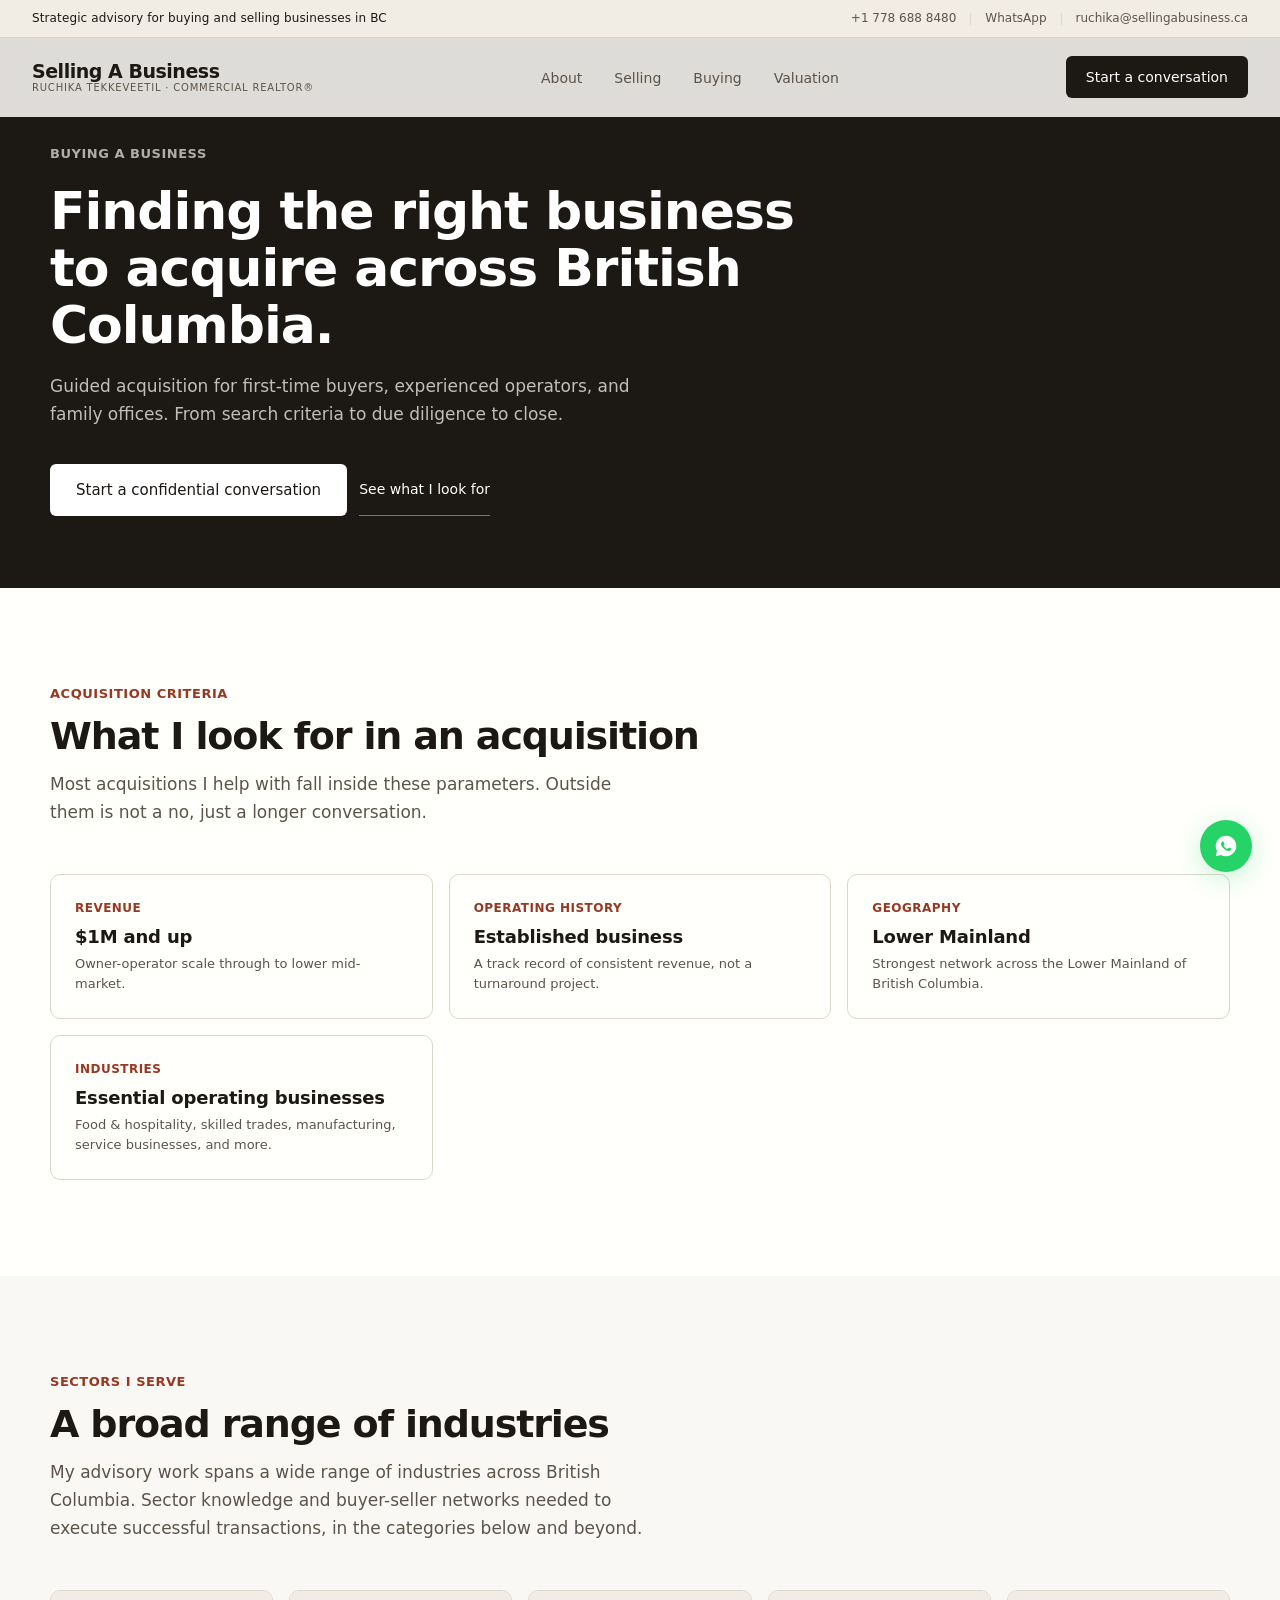
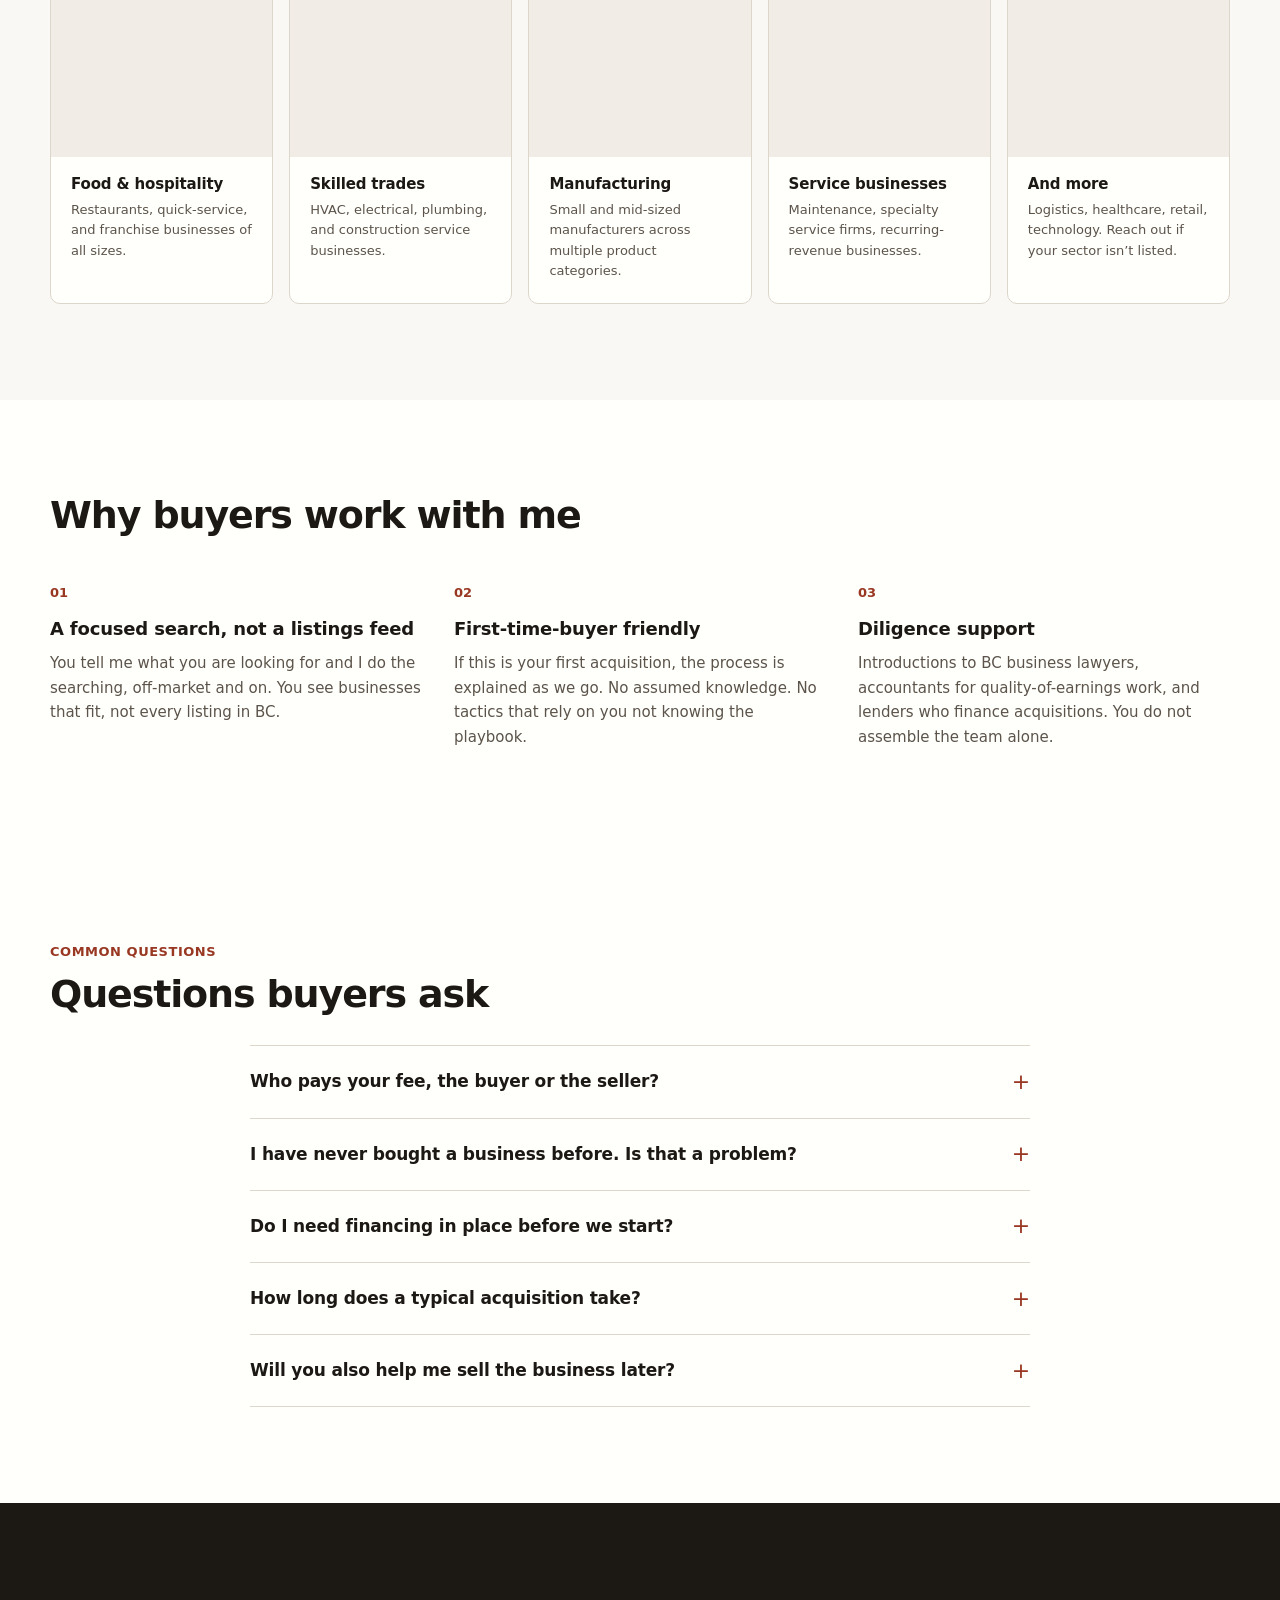
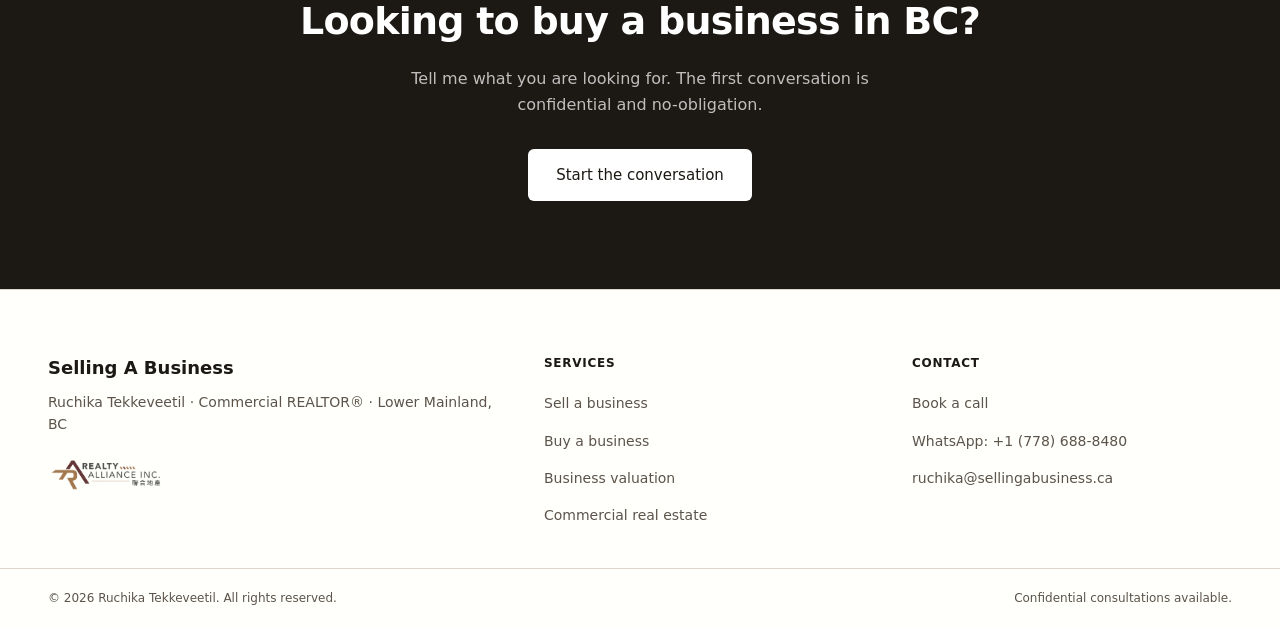
<file: buying.html>
<!DOCTYPE html>
<html lang="en">
<head>
  <meta charset="UTF-8">
  <meta name="viewport" content="width=device-width, initial-scale=1.0">
  <title>Buying a business in BC · Selling A Business</title>
  <meta name="description" content="Confidential acquisition advisory for buyers acquiring small and mid-sized businesses across the Lower Mainland. Run by Ruchika Tekkeveetil, Commercial REALTOR®.">
  <link rel="preconnect" href="https://api.fontshare.com" crossorigin>
  <link rel="stylesheet" href="style.css">
  <style>
    .criteria-grid {
      display: grid;
      grid-template-columns: repeat(3, 1fr);
      gap: 16px;
      margin-top: 32px;
    }
    .criteria-cell {
      background: var(--color-surface);
      border: 1px solid var(--color-border);
      border-radius: 10px;
      padding: 24px;
    }
    .criteria-cell-label {
      font-family: var(--font-sans);
      font-size: 12px;
      font-weight: 600;
      letter-spacing: 0.04em;
      text-transform: uppercase;
      color: var(--color-accent);
      display: block;
      margin-bottom: 8px;
    }
    .criteria-cell-value {
      font-family: var(--font-sans);
      font-size: 18px;
      font-weight: 700;
      color: var(--color-primary);
      line-height: 1.2;
      letter-spacing: -0.01em;
      margin-bottom: 6px;
    }
    .criteria-cell-sub {
      font-family: var(--font-sans);
      font-size: 13px;
      color: var(--color-text-muted);
      line-height: 1.55;
    }
    .sectors-grid {
      display: grid;
      grid-template-columns: repeat(5, 1fr);
      gap: 16px;
      margin-top: 32px;
    }
    .sector-item {
      background: var(--color-surface);
      border: 1px solid var(--color-border);
      border-radius: 10px;
      overflow: hidden;
      display: flex;
      flex-direction: column;
    }
    .sector-image {
      width: 100%;
      aspect-ratio: 4/3;
      background-size: cover;
      background-position: center;
      background-color: var(--color-surface-alt);
      filter: saturate(0.9);
    }
    .sector-body {
      padding: 18px 20px 22px;
      display: flex;
      flex-direction: column;
      gap: 6px;
      flex: 1;
    }
    .sector-icon {
      display: none;
    }
    .sector-name {
      font-family: var(--font-sans);
      font-size: 15px;
      font-weight: 600;
      color: var(--color-primary);
      line-height: 1.3;
      letter-spacing: -0.01em;
    }
    .sector-detail {
      font-family: var(--font-sans);
      font-size: 13px;
      color: var(--color-text-muted);
      line-height: 1.55;
    }
    @media (max-width: 960px) {
      .criteria-grid { grid-template-columns: 1fr 1fr; }
      .sectors-grid { grid-template-columns: repeat(2, 1fr); }
    }
    @media (max-width: 600px) {
      .criteria-grid { grid-template-columns: 1fr; }
      .sectors-grid { grid-template-columns: 1fr; }
    }
  </style>
</head>
<body>

  <a href="#main" class="visually-hidden" style="position:absolute;left:-9999px;" onfocus="this.style.cssText='position:fixed;left:16px;top:16px;background:#0F172A;color:#fff;padding:12px 18px;border-radius:6px;z-index:1000;'">Skip to content</a>

  <!-- WhatsApp FAB -->
  <a href="https://wa.me/17786888480" class="whatsapp-fab" target="_blank" rel="noopener" aria-label="Chat on WhatsApp">
    <svg viewBox="0 0 28 28" fill="white" aria-hidden="true">
      <path d="M14 2C7.373 2 2 7.373 2 14c0 2.126.553 4.122 1.523 5.853L2 26l6.327-1.497A11.957 11.957 0 0014 26c6.627 0 12-5.373 12-12S20.627 2 14 2zm5.882 16.47c-.247.693-1.455 1.337-1.99 1.368-.536.03-1.04.253-3.503-.73-2.96-1.186-4.85-4.21-4.997-4.403-.148-.193-1.21-1.61-1.21-3.07 0-1.46.765-2.178 1.04-2.475.274-.297.6-.37.8-.37.2 0 .4.002.575.01.185.008.432-.07.676.516.248.59.843 2.04.916 2.188.073.148.12.32.024.515-.1.194-.148.314-.297.483-.148.17-.313.38-.446.51-.148.148-.303.308-.13.605.173.297.77 1.27 1.655 2.057 1.138 1.015 2.098 1.33 2.395 1.478.297.148.47.124.644-.074.173-.197.742-.866.94-1.163.198-.297.396-.247.668-.148.273.1 1.74.82 2.038.97.297.148.495.222.568.346.073.124.073.717-.174 1.41z"/>
    </svg>
  </a>

  <!-- Top contact bar -->
  <div class="contact-bar">
    <div class="contact-bar-tagline">Strategic advisory for buying and selling businesses in BC</div>
    <div class="contact-bar-links">
      <a href="tel:+17786888480">+1 778 688 8480</a>
      <span class="sep"></span>
      <a href="https://wa.me/17786888480" target="_blank" rel="noopener">WhatsApp</a>
      <span class="sep"></span>
      <a href="mailto:ruchika@sellingabusiness.ca">ruchika@sellingabusiness.ca</a>
    </div>
  </div>

  <!-- Navigation -->
  <nav class="nav" id="nav">
    <a href="index.html" class="nav-brand">
      <span class="nav-brand-name">Selling A Business</span>
      <span class="nav-brand-suffix">Ruchika Tekkeveetil · Commercial REALTOR®</span>
    </a>
    <ul class="nav-links" id="navLinks">
      <li><a href="index.html#about">About</a></li>
      <li><a href="selling.html">Selling</a></li>
      <li><a href="buying.html">Buying</a></li>
      <li><a href="intake.html?type=valuation">Valuation</a></li>
    </ul>
    <a href="intake.html" class="nav-cta">Start a conversation</a>
    <button class="nav-toggle" id="navToggle" aria-label="Toggle menu" aria-expanded="false">
      <span></span><span></span><span></span>
    </button>
  </nav>

  <main id="main">

    <!-- Page Hero -->
    <section class="page-hero">
      <div class="page-hero-inner">
        <p class="page-hero-eyebrow">Buying a business</p>
        <h1 class="page-hero-title">Finding the right business to acquire across British Columbia.</h1>
        <p class="page-hero-sub">Guided acquisition for first-time buyers, experienced operators, and family offices. From search criteria to due diligence to close.</p>
        <div style="display:flex;gap:12px;flex-wrap:wrap">
          <a href="intake.html?type=buy" class="btn-primary" style="background:#FFFFFF;color:var(--color-primary)">Start a confidential conversation</a>
          <a href="#criteria" class="btn-ghost" style="color:#FFFFFF;border-color:rgba(255,255,255,0.4)">See what I look for</a>
        </div>
      </div>
    </section>

    <!-- Acquisition Criteria -->
    <section class="section about-bg" id="criteria">
      <div class="section-inner">
        <div class="section-header reveal">
          <p class="eyebrow">Acquisition criteria</p>
          <h2 class="section-heading" style="margin-top:12px;font-size:clamp(26px,3vw,38px)">What I look for in an acquisition</h2>
          <p class="body-text muted-text" style="max-width:600px;margin-top:14px">Most acquisitions I help with fall inside these parameters. Outside them is not a no, just a longer conversation.</p>
        </div>
        <div class="criteria-grid">
          <div class="criteria-cell">
            <span class="criteria-cell-label">Revenue</span>
            <div class="criteria-cell-value">$1M and up</div>
            <div class="criteria-cell-sub">Owner-operator scale through to lower mid-market.</div>
          </div>
          <div class="criteria-cell">
            <span class="criteria-cell-label">Operating history</span>
            <div class="criteria-cell-value">Established business</div>
            <div class="criteria-cell-sub">A track record of consistent revenue, not a turnaround project.</div>
          </div>
          <div class="criteria-cell">
            <span class="criteria-cell-label">Geography</span>
            <div class="criteria-cell-value">Lower Mainland</div>
            <div class="criteria-cell-sub">Strongest network across the Lower Mainland of British Columbia.</div>
          </div>
          <div class="criteria-cell">
            <span class="criteria-cell-label">Industries</span>
            <div class="criteria-cell-value">Essential operating businesses</div>
            <div class="criteria-cell-sub">Food &amp; hospitality, skilled trades, manufacturing, service businesses, and more.</div>
          </div>
        </div>
      </div>
    </section>

    <!-- Target Sectors -->
    <section class="section">
      <div class="section-inner">
        <div class="section-header reveal">
          <p class="eyebrow">Sectors I serve</p>
          <h2 class="section-heading" style="margin-top:12px;font-size:clamp(26px,3vw,38px)">A broad range of industries</h2>
          <p class="body-text muted-text" style="max-width:600px;margin-top:14px">My advisory work spans a wide range of industries across British Columbia. Sector knowledge and buyer-seller networks needed to execute successful transactions, in the categories below and beyond.</p>
        </div>
        <div class="sectors-grid">
          <div class="sector-item">
            <div class="sector-image" style="background-image: url('https://images.unsplash.com/photo-1531971589569-0d9370cbe1e5?auto=format&fit=crop&w=600&q=80');"></div>
            <div class="sector-body">
              <div class="sector-name">Food &amp; hospitality</div>
              <div class="sector-detail">Restaurants, quick-service, and franchise businesses of all sizes.</div>
            </div>
          </div>
          <div class="sector-item">
            <div class="sector-image" style="background-image: url('https://images.unsplash.com/photo-1486406146926-c627a92ad1ab?auto=format&fit=crop&w=600&q=80');"></div>
            <div class="sector-body">
              <div class="sector-name">Skilled trades</div>
              <div class="sector-detail">HVAC, electrical, plumbing, and construction service businesses.</div>
            </div>
          </div>
          <div class="sector-item">
            <div class="sector-image" style="background-image: url('https://images.unsplash.com/photo-1553413077-190dd305871c?auto=format&fit=crop&w=600&q=80');"></div>
            <div class="sector-body">
              <div class="sector-name">Manufacturing</div>
              <div class="sector-detail">Small and mid-sized manufacturers across multiple product categories.</div>
            </div>
          </div>
          <div class="sector-item">
            <div class="sector-image" style="background-image: url('https://images.unsplash.com/photo-1551434678-e076c223a692?auto=format&fit=crop&w=600&q=80');"></div>
            <div class="sector-body">
              <div class="sector-name">Service businesses</div>
              <div class="sector-detail">Maintenance, specialty service firms, recurring-revenue businesses.</div>
            </div>
          </div>
          <div class="sector-item">
            <div class="sector-image" style="background-image: url('https://images.unsplash.com/photo-1454165804606-c3d57bc86b40?auto=format&fit=crop&w=600&q=80');"></div>
            <div class="sector-body">
              <div class="sector-name">And more</div>
              <div class="sector-detail">Logistics, healthcare, retail, technology. Reach out if your sector isn&rsquo;t listed.</div>
            </div>
          </div>
        </div>
      </div>
    </section>

    <!-- Why work with me -->
    <section class="section about-bg">
      <div class="section-inner">
        <div class="section-header reveal">
          <h2 class="section-heading" style="font-size:clamp(26px,3vw,38px)">Why buyers work with me</h2>
        </div>
        <div class="why-grid">
          <div class="why-card reveal">
            <div class="why-card-num">01</div>
            <h3 class="why-card-title">A focused search, not a listings feed</h3>
            <p class="why-card-desc">You tell me what you are looking for and I do the searching, off-market and on. You see businesses that fit, not every listing in BC.</p>
          </div>
          <div class="why-card reveal">
            <div class="why-card-num">02</div>
            <h3 class="why-card-title">First-time-buyer friendly</h3>
            <p class="why-card-desc">If this is your first acquisition, the process is explained as we go. No assumed knowledge. No tactics that rely on you not knowing the playbook.</p>
          </div>
          <div class="why-card reveal">
            <div class="why-card-num">03</div>
            <h3 class="why-card-title">Diligence support</h3>
            <p class="why-card-desc">Introductions to BC business lawyers, accountants for quality-of-earnings work, and lenders who finance acquisitions. You do not assemble the team alone.</p>
          </div>
        </div>
      </div>
    </section>

    <!-- FAQ -->
    <section class="section faq-bg" id="faq">
      <div class="section-inner">
        <div class="section-header reveal" style="margin-bottom:32px">
          <p class="eyebrow">Common questions</p>
          <h2 class="section-heading" style="margin-top:12px;font-size:clamp(26px,3vw,38px)">Questions buyers ask</h2>
        </div>
        <div class="faq-wrap">
          <div class="faq-list">
            <div class="faq-item">
              <button class="faq-question" aria-expanded="false">
                <span>Who pays your fee, the buyer or the seller?</span>
                <span class="faq-icon" aria-hidden="true">+</span>
              </button>
              <div class="faq-answer">
                It depends on the engagement. On the sell side, the seller pays a success-based commission at close. On a buy-side mandate, the buyer pays a retainer or success fee against an agreed mandate. The structure is written down before any work begins.
              </div>
            </div>
            <div class="faq-item">
              <button class="faq-question" aria-expanded="false">
                <span>I have never bought a business before. Is that a problem?</span>
                <span class="faq-icon" aria-hidden="true">+</span>
              </button>
              <div class="faq-answer">
                Not at all. A significant share of buyers are acquiring their first business: immigrants new to Canada, executives leaving corporate roles, operators rolling up a sector. The process is explained as we move.
              </div>
            </div>
            <div class="faq-item">
              <button class="faq-question" aria-expanded="false">
                <span>Do I need financing in place before we start?</span>
                <span class="faq-icon" aria-hidden="true">+</span>
              </button>
              <div class="faq-answer">
                Not entirely. A general sense of your equity capacity and an introduction to an acquisition lender (BDC, RBC, BMO, credit unions) is enough to start. Full financing is finalized after a deal is identified.
              </div>
            </div>
            <div class="faq-item">
              <button class="faq-question" aria-expanded="false">
                <span>How long does a typical acquisition take?</span>
                <span class="faq-icon" aria-hidden="true">+</span>
              </button>
              <div class="faq-answer">
                Six to twelve months from engagement to close is typical. A motivated buyer with a clear mandate and a seller already in the network can close faster.
              </div>
            </div>
            <div class="faq-item">
              <button class="faq-question" aria-expanded="false">
                <span>Will you also help me sell the business later?</span>
                <span class="faq-icon" aria-hidden="true">+</span>
              </button>
              <div class="faq-answer">
                Yes. Many clients buy through this practice and sell through it ten or fifteen years later. The relationship is the point.
              </div>
            </div>
          </div>
        </div>
      </div>
    </section>

    <!-- CTA Band -->
    <section class="cta-band">
      <h2 class="cta-band-headline">Looking to buy a business in BC?</h2>
      <p class="cta-band-sub">Tell me what you are looking for. The first conversation is confidential and no-obligation.</p>
      <a href="intake.html?type=buy" class="btn-white">Start the conversation</a>
    </section>

  </main>

  <!-- Footer -->
  <footer>
    <div class="footer">
      <div>
        <div class="footer-brand-name">Selling A Business</div>
        <div class="footer-brand-tagline">Ruchika Tekkeveetil · Commercial REALTOR® · Lower Mainland, BC</div>
        <div class="footer-brand-note" style="margin-top:18px">
          <img src="assets/realty-alliance-logo.png" alt="Realty Alliance Inc." class="footer-brokerage-logo" onerror="this.style.display='none'">
        </div>
      </div>
      <div>
        <div class="footer-col-title">Services</div>
        <ul class="footer-links">
          <li><a href="selling.html">Sell a business</a></li>
          <li><a href="buying.html">Buy a business</a></li>
          <li><a href="intake.html?type=valuation">Business valuation</a></li>
          <li><a href="intake.html?type=realestate">Commercial real estate</a></li>
        </ul>
      </div>
      <div>
        <div class="footer-col-title">Contact</div>
        <ul class="footer-links">
          <li><a href="intake.html">Book a call</a></li>
          <li><a href="https://wa.me/17786888480" target="_blank" rel="noopener">WhatsApp: +1 (778) 688-8480</a></li>
          <li><a href="mailto:ruchika@sellingabusiness.ca">ruchika@sellingabusiness.ca</a></li>
        </ul>
      </div>
    </div>
    <div class="footer-bottom">
      <span>&copy; 2026 Ruchika Tekkeveetil. All rights reserved.</span>
      <span>Confidential consultations available.</span>
    </div>
  </footer>

  <script src="script.js"></script>
</body>
</html>
</file>
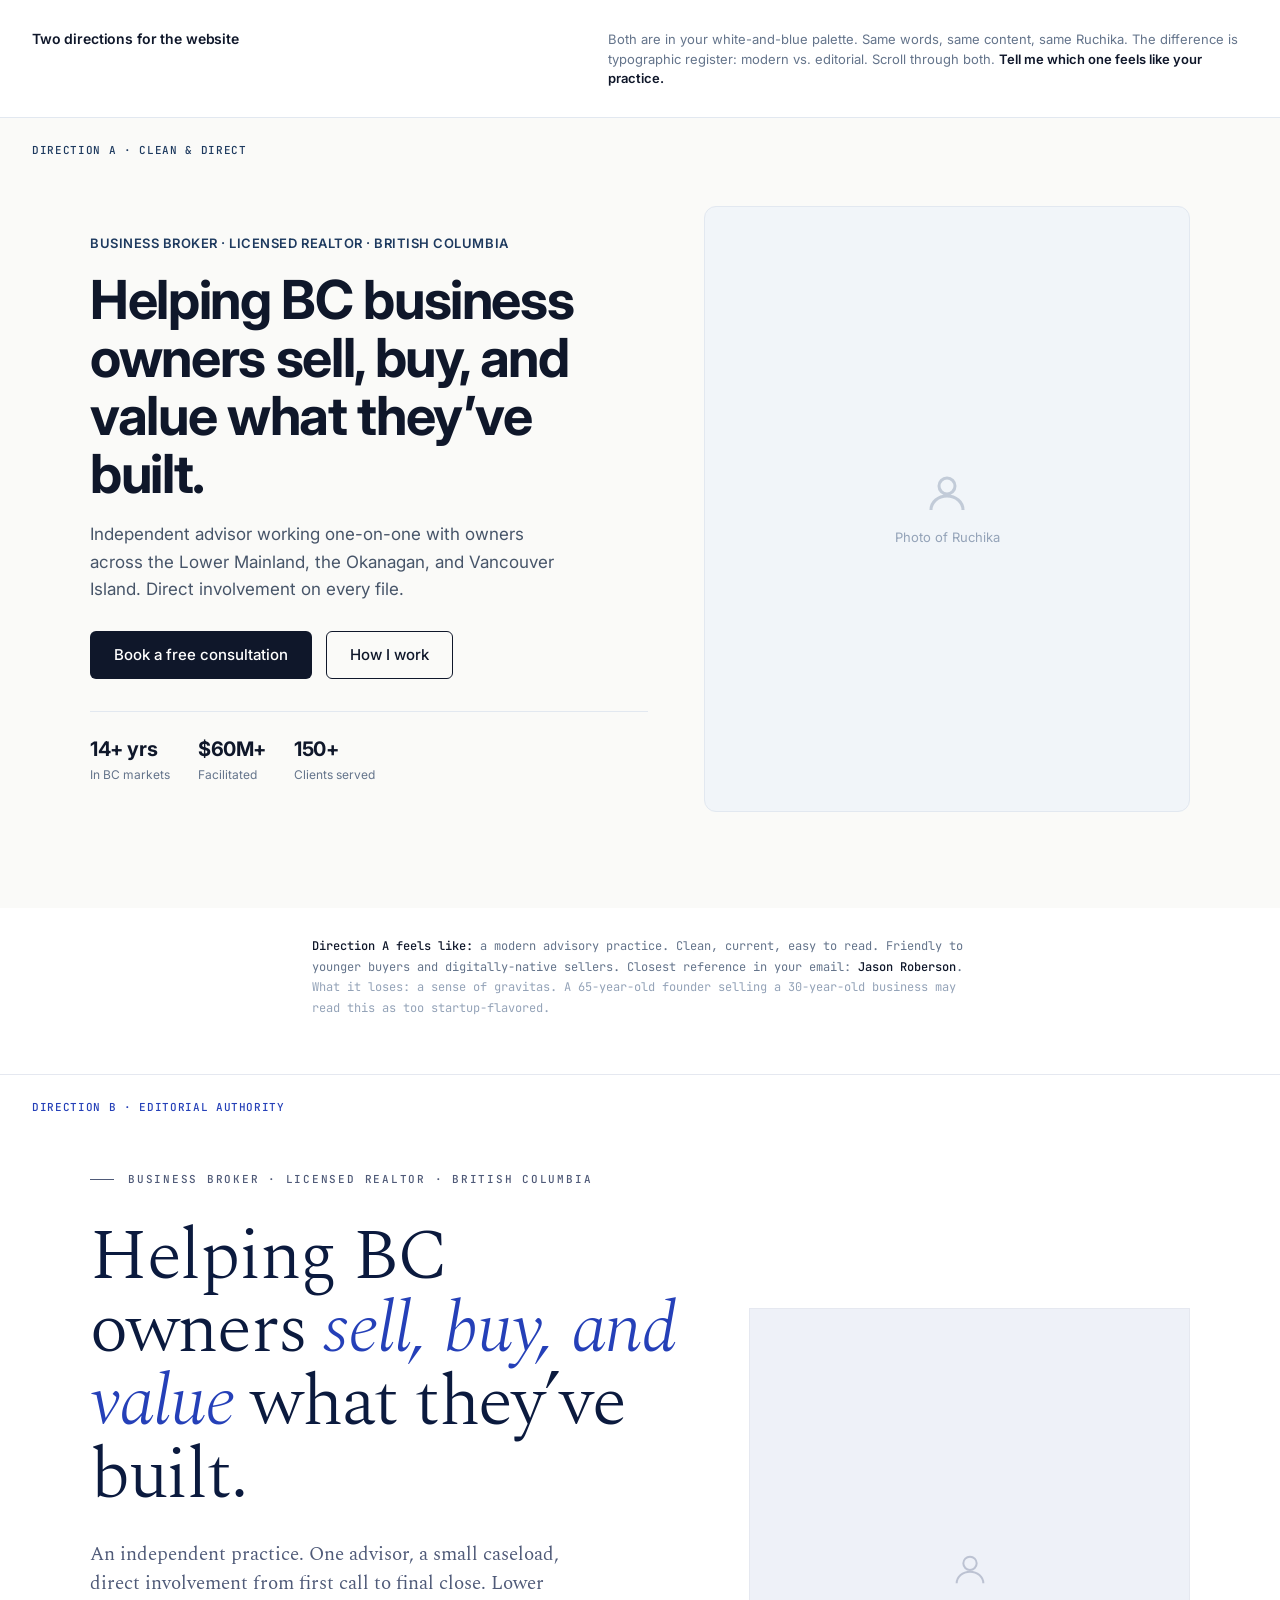
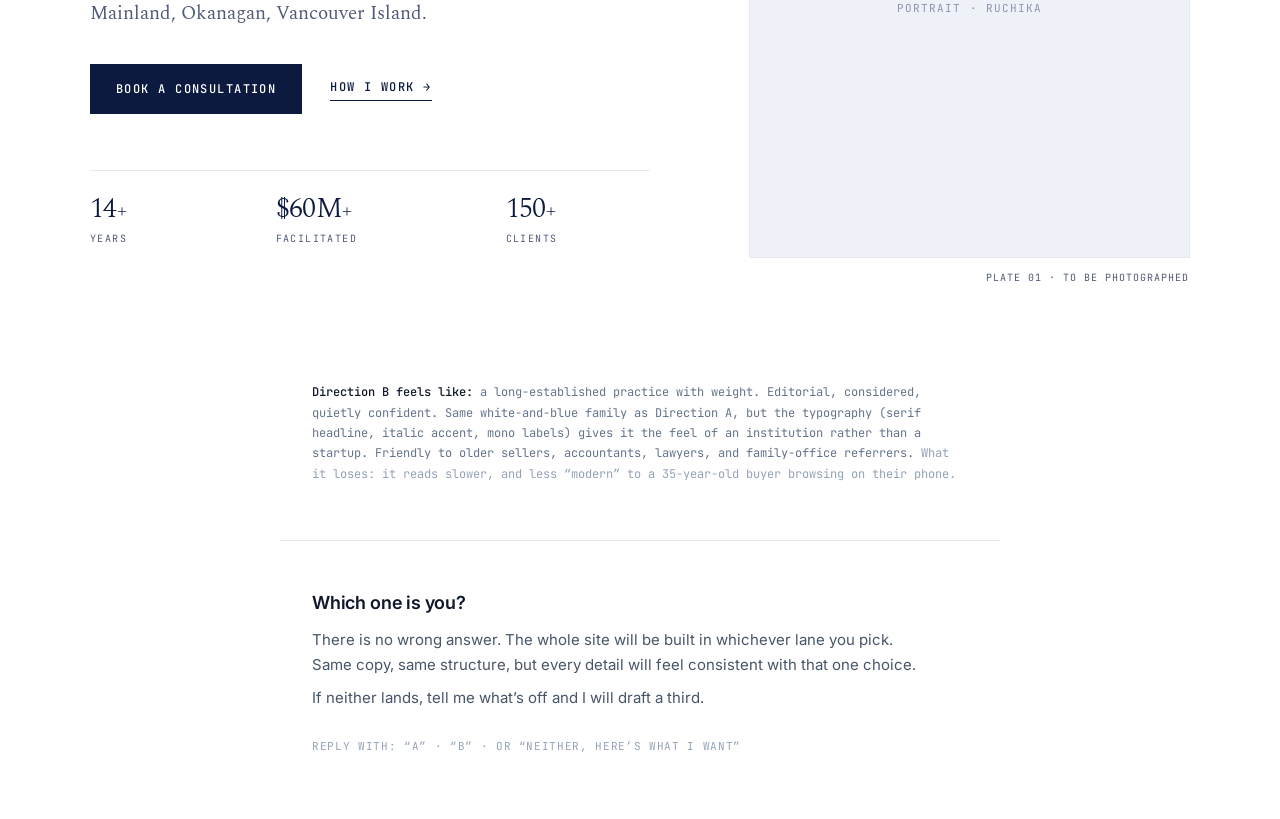
<file: directions.html>
<!DOCTYPE html>
<html lang="en">
<head>
  <meta charset="UTF-8">
  <meta name="viewport" content="width=device-width, initial-scale=1.0">
  <title>Two directions — Ruchika Tekkeveetil website</title>
  <meta name="description" content="Two aesthetic directions for the Ruchika Tekkeveetil website. Pick the one that feels like your practice.">
  <link rel="preconnect" href="https://fonts.googleapis.com">
  <link rel="preconnect" href="https://fonts.gstatic.com" crossorigin>
  <link href="https://fonts.googleapis.com/css2?family=Inter:wght@400;500;600;700&family=Spectral:wght@300;400;500;700;800&family=JetBrains+Mono:wght@400;500&display=swap" rel="stylesheet">
  <style>
    *, *::before, *::after { box-sizing: border-box; margin: 0; padding: 0; }
    html { -webkit-text-size-adjust: 100%; }
    body { background: #FFFFFF; color: #0F172A; line-height: 1.5; -webkit-font-smoothing: antialiased; }

    /* ─── Top frame: tells Ruchika what she's looking at ─── */
    .frame {
      padding: 28px 32px;
      border-bottom: 1px solid #E2E8F0;
      font-family: 'Inter', system-ui, sans-serif;
      display: flex;
      flex-wrap: wrap;
      gap: 12px 32px;
      align-items: baseline;
      justify-content: space-between;
    }
    .frame-title { font-size: 14px; font-weight: 600; color: #0F172A; letter-spacing: -0.01em; }
    .frame-sub { font-size: 13px; color: #64748B; max-width: 640px; }
    .frame-sub b { color: #0F172A; font-weight: 600; }

    /* ─── Shared lane label that floats top-left of each direction ─── */
    .lane-label {
      position: absolute;
      top: 24px;
      left: 32px;
      font-family: 'JetBrains Mono', ui-monospace, monospace;
      font-size: 11px;
      font-weight: 500;
      letter-spacing: 0.06em;
      text-transform: uppercase;
      z-index: 10;
    }
    .lane-note {
      max-width: 720px;
      margin: 28px auto 0;
      padding: 0 32px 56px;
      font-family: 'JetBrains Mono', ui-monospace, monospace;
      font-size: 12px;
      line-height: 1.7;
      color: #64748B;
      letter-spacing: 0;
    }
    .lane-note b { color: #0F172A; font-weight: 500; }
    .lane-note span { color: #94A3B8; }

    /* ═══════════════════════════════════════════
       DIRECTION A — Clean & Direct
       ═══════════════════════════════════════════ */
    .dir-a {
      position: relative;
      background: #FAFAF8;
      padding: 88px 32px 96px;
      font-family: 'Inter', system-ui, sans-serif;
      color: #0F172A;
    }
    .dir-a .lane-label { color: #1E3A5F; }
    .dir-a-inner {
      max-width: 1100px;
      margin: 0 auto;
      display: grid;
      grid-template-columns: 1.15fr 1fr;
      gap: 56px;
      align-items: center;
    }
    .dir-a-eyebrow {
      font-size: 13px;
      font-weight: 600;
      letter-spacing: 0.04em;
      text-transform: uppercase;
      color: #1E3A5F;
      margin-bottom: 18px;
    }
    .dir-a-h1 {
      font-size: clamp(32px, 4.2vw, 54px);
      font-weight: 700;
      line-height: 1.08;
      letter-spacing: -0.025em;
      color: #0F172A;
      margin-bottom: 18px;
    }
    .dir-a-sub {
      font-size: 17px;
      color: #475569;
      line-height: 1.6;
      margin-bottom: 28px;
      max-width: 480px;
    }
    .dir-a-cta {
      display: inline-block;
      background: #0F172A;
      color: #FFFFFF;
      padding: 13px 24px;
      border-radius: 6px;
      font-size: 15px;
      font-weight: 500;
      text-decoration: none;
      margin-right: 10px;
    }
    .dir-a-cta-ghost {
      display: inline-block;
      color: #0F172A;
      padding: 12px 23px;
      border: 1px solid #0F172A;
      border-radius: 6px;
      font-size: 15px;
      font-weight: 500;
      text-decoration: none;
    }
    .dir-a-meta {
      display: flex;
      gap: 28px;
      margin-top: 32px;
      padding-top: 22px;
      border-top: 1px solid #E2E8F0;
      flex-wrap: wrap;
    }
    .dir-a-meta-num { font-size: 20px; font-weight: 700; color: #0F172A; letter-spacing: -0.02em; }
    .dir-a-meta-lbl { font-size: 12px; color: #64748B; margin-top: 2px; }
    .dir-a-photo {
      aspect-ratio: 4/5;
      background: #F1F5F9;
      border: 1px solid #E2E8F0;
      border-radius: 12px;
      display: flex;
      flex-direction: column;
      align-items: center;
      justify-content: center;
      gap: 10px;
      color: #94A3B8;
      font-size: 13px;
    }
    .dir-a-photo svg { width: 48px; height: 48px; opacity: 0.5; }

    @media (max-width: 800px) {
      .dir-a-inner { grid-template-columns: 1fr; gap: 36px; }
      .dir-a { padding: 88px 24px 64px; }
    }

    /* ═══════════════════════════════════════════
       DIRECTION B — Editorial Authority (white + saturated cobalt)
       ═══════════════════════════════════════════ */
    .dir-b {
      position: relative;
      background: #FFFFFF;
      color: #0B1A3E;
      padding: 96px 32px 96px;
      font-family: 'Spectral', Georgia, serif;
      border-top: 1px solid #E5E8F0;
    }
    .dir-b .lane-label { color: #2540B8; }
    .dir-b-inner {
      max-width: 1100px;
      margin: 0 auto;
      display: grid;
      grid-template-columns: 1fr 0.75fr;
      gap: 72px;
      align-items: end;
    }
    .dir-b-text {
      padding-bottom: 12px;
    }
    .dir-b-eyebrow {
      font-family: 'JetBrains Mono', ui-monospace, monospace;
      font-size: 11px;
      font-weight: 500;
      letter-spacing: 0.16em;
      text-transform: uppercase;
      color: #4F5A78;
      margin-bottom: 32px;
      display: flex;
      align-items: center;
      gap: 14px;
    }
    .dir-b-eyebrow::before {
      content: '';
      display: block;
      width: 24px;
      height: 1px;
      background: #4F5A78;
    }
    .dir-b-h1 {
      font-family: 'Spectral', Georgia, serif;
      font-size: clamp(36px, 5.6vw, 76px);
      font-weight: 300;
      line-height: 1.02;
      letter-spacing: -0.018em;
      color: #0B1A3E;
      margin-bottom: 28px;
    }
    .dir-b-h1 em {
      font-style: italic;
      font-weight: 300;
      color: #2540B8;
    }
    .dir-b-sub {
      font-family: 'Spectral', Georgia, serif;
      font-size: 19px;
      font-weight: 400;
      line-height: 1.55;
      color: #4F5A78;
      max-width: 520px;
      margin-bottom: 36px;
    }
    .dir-b-actions {
      display: flex;
      gap: 28px;
      align-items: center;
      flex-wrap: wrap;
    }
    .dir-b-cta {
      font-family: 'JetBrains Mono', ui-monospace, monospace;
      font-size: 12px;
      font-weight: 500;
      letter-spacing: 0.12em;
      text-transform: uppercase;
      color: #FFFFFF;
      background: #0B1A3E;
      padding: 16px 26px;
      text-decoration: none;
      display: inline-block;
    }
    .dir-b-cta-ghost {
      font-family: 'JetBrains Mono', ui-monospace, monospace;
      font-size: 12px;
      font-weight: 500;
      letter-spacing: 0.12em;
      text-transform: uppercase;
      color: #0B1A3E;
      text-decoration: none;
      padding-bottom: 4px;
      border-bottom: 1px solid #0B1A3E;
    }
    .dir-b-rule {
      margin-top: 56px;
      padding-top: 24px;
      border-top: 1px solid #E5E8F0;
      display: grid;
      grid-template-columns: repeat(3, auto);
      gap: 0 56px;
      max-width: 560px;
    }
    .dir-b-rule-num {
      font-family: 'Spectral', Georgia, serif;
      font-size: 28px;
      font-weight: 300;
      color: #0B1A3E;
      letter-spacing: -0.02em;
      line-height: 1;
    }
    .dir-b-rule-lbl {
      font-family: 'JetBrains Mono', ui-monospace, monospace;
      font-size: 10px;
      letter-spacing: 0.14em;
      text-transform: uppercase;
      color: #4F5A78;
      margin-top: 8px;
    }
    .dir-b-photo {
      position: relative;
      aspect-ratio: 4/5;
      background: #EEF1F8;
      border: 1px solid #E5E8F0;
      display: flex;
      flex-direction: column;
      align-items: center;
      justify-content: center;
      gap: 10px;
      color: #8B95AE;
      font-family: 'JetBrains Mono', ui-monospace, monospace;
      font-size: 11px;
      letter-spacing: 0.1em;
      text-transform: uppercase;
    }
    .dir-b-photo svg { width: 40px; height: 40px; opacity: 0.5; }
    .dir-b-photo-cap {
      position: absolute;
      bottom: -28px;
      right: 0;
      font-family: 'JetBrains Mono', ui-monospace, monospace;
      font-size: 10px;
      letter-spacing: 0.1em;
      text-transform: uppercase;
      color: #4F5A78;
    }

    @media (max-width: 800px) {
      .dir-b-inner { grid-template-columns: 1fr; gap: 56px; }
      .dir-b { padding: 88px 24px 88px; }
      .dir-b-photo-cap { position: static; margin-top: 12px; display: block; }
    }

    /* ─── Bottom frame ─── */
    .closer {
      padding: 48px 32px 64px;
      border-top: 1px solid #E2E8F0;
      font-family: 'Inter', system-ui, sans-serif;
      max-width: 720px;
      margin: 0 auto;
      text-align: left;
    }
    .closer h2 {
      font-size: 18px;
      font-weight: 600;
      color: #0F172A;
      margin-bottom: 12px;
      letter-spacing: -0.01em;
    }
    .closer p {
      font-size: 15px;
      color: #475569;
      line-height: 1.65;
      max-width: 620px;
      margin-bottom: 8px;
    }
    .closer-meta {
      margin-top: 28px;
      font-family: 'JetBrains Mono', ui-monospace, monospace;
      font-size: 11px;
      letter-spacing: 0.06em;
      text-transform: uppercase;
      color: #94A3B8;
    }
  </style>
</head>
<body>

  <div class="frame">
    <div>
      <div class="frame-title">Two directions for the website</div>
    </div>
    <div class="frame-sub">
      Both are in your white-and-blue palette. Same words, same content, same Ruchika. The difference is typographic register: modern vs. editorial. Scroll through both. <b>Tell me which one feels like your practice.</b>
    </div>
  </div>

  <!-- ═══════ DIRECTION A ═══════ -->
  <section class="dir-a">
    <div class="lane-label">Direction A · Clean &amp; Direct</div>
    <div class="dir-a-inner">
      <div>
        <div class="dir-a-eyebrow">Business Broker · Licensed Realtor · British Columbia</div>
        <h1 class="dir-a-h1">Helping BC business owners sell, buy, and value what they&rsquo;ve built.</h1>
        <p class="dir-a-sub">Independent advisor working one-on-one with owners across the Lower Mainland, the Okanagan, and Vancouver Island. Direct involvement on every file.</p>
        <a href="#" class="dir-a-cta">Book a free consultation</a>
        <a href="#" class="dir-a-cta-ghost">How I work</a>
        <div class="dir-a-meta">
          <div>
            <div class="dir-a-meta-num">14+ yrs</div>
            <div class="dir-a-meta-lbl">In BC markets</div>
          </div>
          <div>
            <div class="dir-a-meta-num">$60M+</div>
            <div class="dir-a-meta-lbl">Facilitated</div>
          </div>
          <div>
            <div class="dir-a-meta-num">150+</div>
            <div class="dir-a-meta-lbl">Clients served</div>
          </div>
        </div>
      </div>
      <div class="dir-a-photo">
        <svg viewBox="0 0 24 24" fill="none" stroke="currentColor" stroke-width="1.5"><circle cx="12" cy="8" r="4"/><path d="M4 20c0-4 3.6-7 8-7s8 3 8 7"/></svg>
        <span>Photo of Ruchika</span>
      </div>
    </div>
  </section>

  <p class="lane-note">
    <b>Direction A feels like:</b> a modern advisory practice. Clean, current, easy to read. Friendly to younger buyers and digitally-native sellers. Closest reference in your email: <b>Jason Roberson</b>. <span>What it loses: a sense of gravitas. A 65-year-old founder selling a 30-year-old business may read this as too startup-flavored.</span>
  </p>

  <!-- ═══════ DIRECTION B ═══════ -->
  <section class="dir-b">
    <div class="lane-label">Direction B · Editorial Authority</div>
    <div class="dir-b-inner">
      <div class="dir-b-text">
        <div class="dir-b-eyebrow">Business broker · Licensed realtor · British Columbia</div>
        <h1 class="dir-b-h1">Helping BC owners <em>sell, buy, and value</em> what they&rsquo;ve built.</h1>
        <p class="dir-b-sub">An independent practice. One advisor, a small caseload, direct involvement from first call to final close. Lower Mainland, Okanagan, Vancouver Island.</p>
        <div class="dir-b-actions">
          <a href="#" class="dir-b-cta">Book a consultation</a>
          <a href="#" class="dir-b-cta-ghost">How I work →</a>
        </div>
        <div class="dir-b-rule">
          <div>
            <div class="dir-b-rule-num">14<span style="font-size:0.7em">+</span></div>
            <div class="dir-b-rule-lbl">Years</div>
          </div>
          <div>
            <div class="dir-b-rule-num">$60M<span style="font-size:0.7em">+</span></div>
            <div class="dir-b-rule-lbl">Facilitated</div>
          </div>
          <div>
            <div class="dir-b-rule-num">150<span style="font-size:0.7em">+</span></div>
            <div class="dir-b-rule-lbl">Clients</div>
          </div>
        </div>
      </div>
      <div class="dir-b-photo">
        <svg viewBox="0 0 24 24" fill="none" stroke="currentColor" stroke-width="1.2"><circle cx="12" cy="8" r="4"/><path d="M4 20c0-4 3.6-7 8-7s8 3 8 7"/></svg>
        <span>Portrait · Ruchika</span>
        <div class="dir-b-photo-cap">Plate 01 · to be photographed</div>
      </div>
    </div>
  </section>

  <p class="lane-note">
    <b>Direction B feels like:</b> a long-established practice with weight. Editorial, considered, quietly confident. Same white-and-blue family as Direction A, but the typography (serif headline, italic accent, mono labels) gives it the feel of an institution rather than a startup. Friendly to older sellers, accountants, lawyers, and family-office referrers. <span>What it loses: it reads slower, and less &ldquo;modern&rdquo; to a 35-year-old buyer browsing on their phone.</span>
  </p>

  <!-- ═══════ CLOSER ═══════ -->
  <div class="closer">
    <h2>Which one is you?</h2>
    <p>There is no wrong answer. The whole site will be built in whichever lane you pick. Same copy, same structure, but every detail will feel consistent with that one choice.</p>
    <p>If neither lands, tell me what&rsquo;s off and I will draft a third.</p>
    <div class="closer-meta">Reply with: &ldquo;A&rdquo; · &ldquo;B&rdquo; · or &ldquo;Neither, here&rsquo;s what I want&rdquo;</div>
  </div>

</body>
</html>
</file>
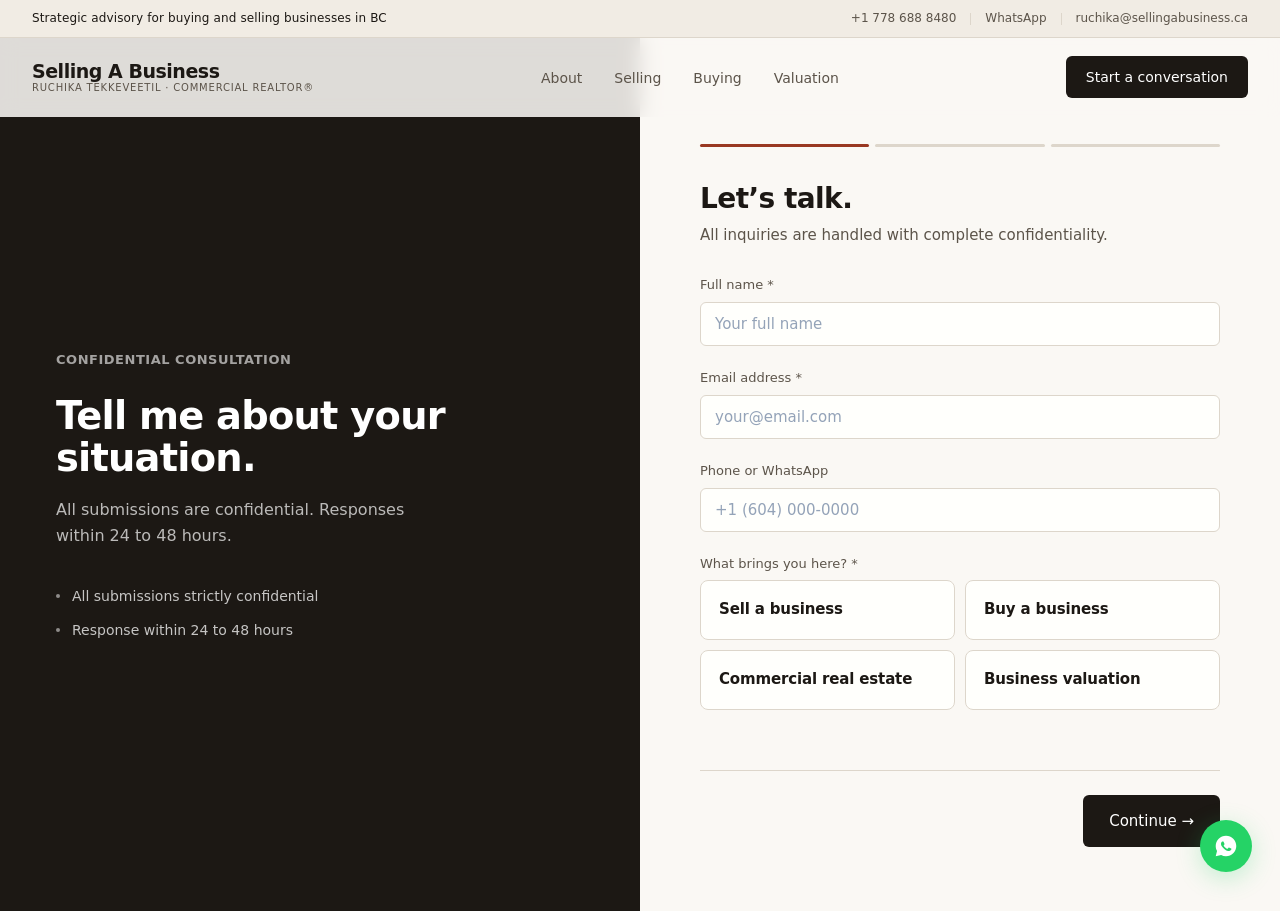
<file: intake.html>
<!DOCTYPE html>
<html lang="en">
<head>
  <meta charset="UTF-8">
  <meta name="viewport" content="width=device-width, initial-scale=1.0">
  <title>Start a confidential conversation · Selling A Business</title>
  <meta name="description" content="Start a confidential conversation with Ruchika Tekkeveetil, Commercial REALTOR® at Selling A Business. All submissions are kept confidential.">
  <link rel="preconnect" href="https://api.fontshare.com" crossorigin>
  <link rel="stylesheet" href="style.css">
  <style>
    .intake-wrap {
      min-height: 100vh;
      display: grid;
      grid-template-columns: 1fr 1fr;
    }
    .intake-left {
      background: var(--color-primary);
      color: #FFFFFF;
      padding: 144px 56px 64px;
      display: flex;
      flex-direction: column;
      justify-content: center;
      position: sticky;
      top: 0;
      min-height: 100vh;
    }
    .intake-left-eyebrow {
      font-family: var(--font-sans);
      font-size: 13px;
      font-weight: 600;
      letter-spacing: 0.04em;
      text-transform: uppercase;
      color: rgba(255,255,255,0.6);
      margin-bottom: 24px;
    }
    .intake-left-title {
      font-family: var(--font-sans);
      font-size: clamp(28px, 3vw, 40px);
      font-weight: 700;
      color: #FFFFFF;
      line-height: 1.1;
      letter-spacing: -0.02em;
      margin-bottom: 18px;
    }
    .intake-left-sub {
      font-family: var(--font-sans);
      font-size: 16px;
      line-height: 1.6;
      color: rgba(255,255,255,0.7);
      max-width: 360px;
      margin-bottom: 36px;
    }
    .intake-left-trust { display: flex; flex-direction: column; gap: 12px; }
    .intake-trust-item {
      display: flex;
      align-items: center;
      gap: 12px;
      font-family: var(--font-sans);
      font-size: 14px;
      color: rgba(255,255,255,0.75);
    }
    .intake-trust-item::before {
      content: '';
      width: 4px; height: 4px;
      border-radius: 50%;
      background: rgba(255,255,255,0.5);
      flex-shrink: 0;
    }
    .intake-right {
      padding: 144px 56px 64px;
      display: flex;
      align-items: flex-start;
      justify-content: center;
    }
    .intake-card { width: 100%; max-width: 520px; }
    .intake-progress {
      display: flex;
      gap: 6px;
      margin-bottom: 36px;
    }
    .intake-progress-seg {
      height: 3px;
      flex: 1;
      background: var(--color-border);
      border-radius: 2px;
      transition: background 0.25s ease;
    }
    .intake-progress-seg.active { background: var(--color-accent); }
    .intake-step { display: none; }
    .intake-step.active { display: block; animation: fadeInUp 0.3s ease; }
    @keyframes fadeInUp { from { opacity:0; transform:translateY(8px); } to { opacity:1; transform:translateY(0); } }
    .intake-step-title {
      font-family: var(--font-sans);
      font-size: 28px;
      font-weight: 700;
      color: var(--color-primary);
      margin-bottom: 8px;
      line-height: 1.15;
      letter-spacing: -0.02em;
    }
    .intake-step-sub {
      font-family: var(--font-sans);
      font-size: 15px;
      color: var(--color-text-muted);
      margin-bottom: 28px;
      line-height: 1.6;
    }
    .inquiry-grid { display: grid; grid-template-columns: 1fr 1fr; gap: 10px; margin-bottom: 28px; }
    .inquiry-opt { position: relative; }
    .inquiry-opt input[type="radio"] { position: absolute; opacity: 0; width: 0; height: 0; }
    .inquiry-opt label {
      display: block;
      padding: 16px 18px;
      border: 1px solid var(--color-border);
      border-radius: 8px;
      cursor: pointer;
      transition: border-color 0.2s ease, background 0.2s ease;
      background: var(--color-surface);
    }
    .inquiry-opt-title {
      font-family: var(--font-sans);
      font-size: 15px;
      font-weight: 600;
      color: var(--color-primary);
      display: block;
      margin-bottom: 2px;
      letter-spacing: -0.01em;
    }
    .inquiry-opt-desc {
      font-family: var(--font-sans);
      font-size: 13px;
      color: var(--color-text-muted);
      display: block;
    }
    .inquiry-opt input:checked + label {
      border-color: var(--color-accent);
      background: var(--color-surface-alt);
    }
    .inquiry-opt input:checked + label .inquiry-opt-title { color: var(--color-accent); }
    .branch-label {
      font-family: var(--font-sans);
      font-size: 12px;
      font-weight: 600;
      letter-spacing: 0.04em;
      text-transform: uppercase;
      color: var(--color-accent);
      margin-bottom: 18px;
      display: block;
    }
    .radio-group { display: flex; gap: 8px; flex-wrap: wrap; margin-top: 6px; }
    .radio-opt { position: relative; }
    .radio-opt input { position: absolute; opacity: 0; width: 0; height: 0; }
    .radio-opt label {
      display: block;
      padding: 9px 16px;
      border: 1px solid var(--color-border);
      border-radius: 6px;
      font-family: var(--font-sans);
      font-size: 14px;
      font-weight: 500;
      color: var(--color-text-muted);
      cursor: pointer;
      transition: border-color 0.2s ease, color 0.2s ease, background 0.2s ease;
      background: var(--color-surface);
    }
    .radio-opt input:checked + label {
      border-color: var(--color-primary);
      color: var(--color-primary);
      background: var(--color-surface-alt);
    }
    .checkbox-group { display: grid; grid-template-columns: 1fr 1fr; gap: 8px; margin-top: 6px; }
    .check-opt { position: relative; display: flex; }
    .check-opt input { position: absolute; opacity: 0; width: 0; height: 0; }
    .check-opt label {
      display: flex;
      align-items: center;
      gap: 10px;
      padding: 10px 14px;
      border: 1px solid var(--color-border);
      border-radius: 6px;
      font-family: var(--font-sans);
      font-size: 14px;
      color: var(--color-text);
      cursor: pointer;
      transition: border-color 0.2s ease, background 0.2s ease;
      width: 100%;
      background: var(--color-surface);
    }
    .check-opt label::before {
      content: '';
      width: 16px; height: 16px;
      border: 1px solid var(--color-border);
      border-radius: 3px;
      flex-shrink: 0;
      transition: background 0.2s ease, border-color 0.2s ease;
    }
    .check-opt input:checked + label {
      border-color: var(--color-primary);
      background: var(--color-surface-alt);
    }
    .check-opt input:checked + label::before {
      background: var(--color-primary);
      border-color: var(--color-primary);
    }
    .intake-nav-btns {
      display: flex;
      justify-content: space-between;
      align-items: center;
      margin-top: 32px;
      padding-top: 24px;
      border-top: 1px solid var(--color-border);
    }
    .success-screen { display: none; text-align: center; padding: 56px 24px; }
    .success-screen.is-visible { display: block; animation: fadeInUp 0.4s ease; }
    .success-screen-icon {
      width: 56px; height: 56px;
      margin: 0 auto 24px;
      stroke: var(--color-accent);
      fill: none;
      stroke-width: 1.5;
    }
    .success-screen-title {
      font-family: var(--font-sans);
      font-size: 32px;
      font-weight: 700;
      color: var(--color-primary);
      margin-bottom: 14px;
      letter-spacing: -0.02em;
    }
    .success-screen-sub {
      font-family: var(--font-sans);
      font-size: 16px;
      color: var(--color-text-muted);
      line-height: 1.6;
      margin-bottom: 28px;
      max-width: 380px;
      margin-left: auto;
      margin-right: auto;
    }
    @media (max-width: 960px) {
      .intake-wrap { grid-template-columns: 1fr; }
      .intake-left {
        position: static;
        height: auto;
        padding: 56px 24px 40px;
      }
      .intake-right { padding: 48px 24px 64px; }
      .inquiry-grid { grid-template-columns: 1fr; }
      .checkbox-group { grid-template-columns: 1fr; }
    }
  </style>
</head>
<body>

  <a href="#main" class="visually-hidden" style="position:absolute;left:-9999px;" onfocus="this.style.cssText='position:fixed;left:16px;top:16px;background:#0F172A;color:#fff;padding:12px 18px;border-radius:6px;z-index:1000;'">Skip to content</a>

  <!-- WhatsApp FAB -->
  <a href="https://wa.me/17786888480" class="whatsapp-fab" target="_blank" rel="noopener" aria-label="Chat on WhatsApp">
    <svg viewBox="0 0 28 28" fill="white" aria-hidden="true">
      <path d="M14 2C7.373 2 2 7.373 2 14c0 2.126.553 4.122 1.523 5.853L2 26l6.327-1.497A11.957 11.957 0 0014 26c6.627 0 12-5.373 12-12S20.627 2 14 2zm5.882 16.47c-.247.693-1.455 1.337-1.99 1.368-.536.03-1.04.253-3.503-.73-2.96-1.186-4.85-4.21-4.997-4.403-.148-.193-1.21-1.61-1.21-3.07 0-1.46.765-2.178 1.04-2.475.274-.297.6-.37.8-.37.2 0 .4.002.575.01.185.008.432-.07.676.516.248.59.843 2.04.916 2.188.073.148.12.32.024.515-.1.194-.148.314-.297.483-.148.17-.313.38-.446.51-.148.148-.303.308-.13.605.173.297.77 1.27 1.655 2.057 1.138 1.015 2.098 1.33 2.395 1.478.297.148.47.124.644-.074.173-.197.742-.866.94-1.163.198-.297.396-.247.668-.148.273.1 1.74.82 2.038.97.297.148.495.222.568.346.073.124.073.717-.174 1.41z"/>
    </svg>
  </a>

  <!-- Top contact bar -->
  <div class="contact-bar">
    <div class="contact-bar-tagline">Strategic advisory for buying and selling businesses in BC</div>
    <div class="contact-bar-links">
      <a href="tel:+17786888480">+1 778 688 8480</a>
      <span class="sep"></span>
      <a href="https://wa.me/17786888480" target="_blank" rel="noopener">WhatsApp</a>
      <span class="sep"></span>
      <a href="mailto:ruchika@sellingabusiness.ca">ruchika@sellingabusiness.ca</a>
    </div>
  </div>

  <!-- Navigation -->
  <nav class="nav" id="nav">
    <a href="index.html" class="nav-brand">
      <span class="nav-brand-name">Selling A Business</span>
      <span class="nav-brand-suffix">Ruchika Tekkeveetil · Commercial REALTOR®</span>
    </a>
    <ul class="nav-links" id="navLinks">
      <li><a href="index.html#about">About</a></li>
      <li><a href="selling.html">Selling</a></li>
      <li><a href="buying.html">Buying</a></li>
      <li><a href="intake.html?type=valuation">Valuation</a></li>
    </ul>
    <a href="intake.html" class="nav-cta">Start a conversation</a>
    <button class="nav-toggle" id="navToggle" aria-label="Toggle menu" aria-expanded="false">
      <span></span><span></span><span></span>
    </button>
  </nav>

  <main id="main">
    <div class="intake-wrap">
      <!-- Left panel -->
      <div class="intake-left">
        <div>
          <p class="intake-left-eyebrow">Confidential consultation</p>
          <h1 class="intake-left-title">Tell me about your situation.</h1>
          <p class="intake-left-sub">All submissions are confidential. Responses within 24 to 48 hours.</p>
          <div class="intake-left-trust">
            <div class="intake-trust-item">All submissions strictly confidential</div>
            <div class="intake-trust-item">Response within 24 to 48 hours</div>
          </div>
        </div>
      </div>

      <!-- Right panel -->
      <div class="intake-right">
        <div class="intake-card">
          <div class="intake-progress" id="progress-bar">
            <div class="intake-progress-seg active" id="seg-1"></div>
            <div class="intake-progress-seg" id="seg-2"></div>
            <div class="intake-progress-seg" id="seg-3"></div>
          </div>

          <form id="intake-form" novalidate>
            <input type="hidden" name="access_key" value="2588f677-ef54-4edd-a06d-4f690e4d3f6a">
            <input type="hidden" name="subject" id="form-subject" value="New website inquiry · Ruchika Tekkeveetil">
            <input type="hidden" name="from_name" id="form-from-name" value="">
            <input type="hidden" name="botcheck" value="" style="display:none">

            <!-- Step 1 -->
            <div class="intake-step active" id="step-1">
              <h2 class="intake-step-title">Let&rsquo;s talk.</h2>
              <p class="intake-step-sub">All inquiries are handled with complete confidentiality.</p>

              <div class="form-group">
                <label for="name">Full name *</label>
                <input type="text" id="name" name="name" placeholder="Your full name" required>
              </div>
              <div class="form-group">
                <label for="email">Email address *</label>
                <input type="email" id="email" name="email" placeholder="your@email.com" required>
              </div>
              <div class="form-group">
                <label for="phone">Phone or WhatsApp</label>
                <input type="tel" id="phone" name="phone" placeholder="+1 (604) 000-0000">
              </div>
              <div class="form-group">
                <label>What brings you here? *</label>
                <div class="inquiry-grid">
                  <div class="inquiry-opt">
                    <input type="radio" name="inquiry_type" id="t-sell" value="Sell a business">
                    <label for="t-sell">
                      <span class="inquiry-opt-title">Sell a business</span>
                    </label>
                  </div>
                  <div class="inquiry-opt">
                    <input type="radio" name="inquiry_type" id="t-buy" value="Buy a business">
                    <label for="t-buy">
                      <span class="inquiry-opt-title">Buy a business</span>
                    </label>
                  </div>
                  <div class="inquiry-opt">
                    <input type="radio" name="inquiry_type" id="t-re" value="Commercial real estate">
                    <label for="t-re">
                      <span class="inquiry-opt-title">Commercial real estate</span>
                    </label>
                  </div>
                  <div class="inquiry-opt">
                    <input type="radio" name="inquiry_type" id="t-val" value="Business valuation">
                    <label for="t-val">
                      <span class="inquiry-opt-title">Business valuation</span>
                    </label>
                  </div>
                </div>
              </div>

              <div class="intake-nav-btns">
                <span></span>
                <button type="button" class="btn-primary" id="next-1">Continue &rarr;</button>
              </div>
            </div>

            <!-- Step 2A — Selling -->
            <div class="intake-step" id="step-2a">
              <span class="branch-label">Sell a business</span>
              <h2 class="intake-step-title">About your business.</h2>
              <p class="intake-step-sub">The more context you share, the better prepared I am for our first conversation.</p>

              <div class="form-group">
                <label for="sell-industry">Industry or sector</label>
                <input type="text" id="sell-industry" name="sell_industry" placeholder="e.g. Healthcare, construction services, logistics">
              </div>
              <div class="form-group">
                <label for="sell-revenue">Annual revenue (approximate)</label>
                <select id="sell-revenue" name="sell_revenue">
                  <option value="">Select range</option>
                  <option>Under $1M</option>
                  <option>$1M to $5M</option>
                  <option>$5M to $15M</option>
                  <option>$15M to $25M</option>
                  <option>Over $25M</option>
                </select>
              </div>
              <div class="form-group">
                <label for="sell-years">Years in operation</label>
                <select id="sell-years" name="sell_years">
                  <option value="">Select</option>
                  <option>Less than 3 years</option>
                  <option>3 to 5 years</option>
                  <option>5 to 10 years</option>
                  <option>10 or more years</option>
                </select>
              </div>
              <div class="form-group">
                <label for="sell-desc">Tell me more</label>
                <textarea id="sell-desc" name="sell_description" rows="4" placeholder="Anything you'd like to share about your business or your situation."></textarea>
              </div>

              <div class="intake-nav-btns">
                <button type="button" class="btn-ghost" data-back>&larr; Back</button>
                <button type="button" class="btn-primary" data-next>Continue &rarr;</button>
              </div>
            </div>

            <!-- Step 2B — Buying -->
            <div class="intake-step" id="step-2b">
              <span class="branch-label">Buy a business</span>
              <h2 class="intake-step-title">Your acquisition criteria.</h2>
              <p class="intake-step-sub">Tell me what you are looking for. The more specific, the better the search.</p>

              <div class="form-group">
                <label>Target sectors (select all that apply)</label>
                <div class="checkbox-group">
                  <div class="check-opt"><input type="checkbox" name="buy_sectors" id="bs-health" value="Healthcare"><label for="bs-health">Healthcare</label></div>
                  <div class="check-opt"><input type="checkbox" name="buy_sectors" id="bs-log" value="Logistics"><label for="bs-log">Logistics</label></div>
                  <div class="check-opt"><input type="checkbox" name="buy_sectors" id="bs-trade" value="Trades / Construction"><label for="bs-trade">Trades / Construction</label></div>
                  <div class="check-opt"><input type="checkbox" name="buy_sectors" id="bs-mfg" value="Manufacturing"><label for="bs-mfg">Manufacturing</label></div>
                  <div class="check-opt"><input type="checkbox" name="buy_sectors" id="bs-hosp" value="Hospitality"><label for="bs-hosp">Hospitality</label></div>
                  <div class="check-opt"><input type="checkbox" name="buy_sectors" id="bs-open" value="Open to all"><label for="bs-open">Open to all</label></div>
                </div>
              </div>
              <div class="form-group">
                <label for="buy-revenue">Target revenue range</label>
                <select id="buy-revenue" name="buy_revenue">
                  <option value="">Select</option>
                  <option>Under $1M</option>
                  <option>$1M to $5M</option>
                  <option>$5M to $15M</option>
                  <option>$15M to $25M</option>
                  <option>Over $25M</option>
                </select>
              </div>
              <div class="form-group">
                <label>Financing in place?</label>
                <div class="radio-group">
                  <div class="radio-opt"><input type="radio" name="buy_financing" id="bf-yes" value="Yes, fully"><label for="bf-yes">Yes, fully</label></div>
                  <div class="radio-opt"><input type="radio" name="buy_financing" id="bf-part" value="Partially"><label for="bf-part">Partially</label></div>
                  <div class="radio-opt"><input type="radio" name="buy_financing" id="bf-no" value="Not yet"><label for="bf-no">Not yet</label></div>
                </div>
              </div>
              <div class="form-group">
                <label for="buy-geo">Geography preference</label>
                <select id="buy-geo" name="buy_geography">
                  <option value="">Select</option>
                  <option>Lower Mainland</option>
                  <option>Lower Mainland + adjacent BC</option>
                </select>
              </div>
              <div class="form-group">
                <label for="buy-timeline">Timeline</label>
                <select id="buy-timeline" name="buy_timeline">
                  <option value="">Select</option>
                  <option>Actively looking now</option>
                  <option>3 to 6 months</option>
                  <option>6 to 12 months</option>
                  <option>12 or more months</option>
                </select>
              </div>

              <div class="intake-nav-btns">
                <button type="button" class="btn-ghost" data-back>&larr; Back</button>
                <button type="button" class="btn-primary" data-next>Continue &rarr;</button>
              </div>
            </div>

            <!-- Step 2C — Real Estate -->
            <div class="intake-step" id="step-2c">
              <span class="branch-label">Commercial real estate</span>
              <h2 class="intake-step-title">About your property.</h2>
              <p class="intake-step-sub">Commercial, mixed-use, or development land. Start with the basics and we can talk through the rest.</p>

              <div class="form-group">
                <label>Are you buying or selling?</label>
                <div class="radio-group">
                  <div class="radio-opt"><input type="radio" name="re_direction" id="re-buy" value="Buying"><label for="re-buy">Buying</label></div>
                  <div class="radio-opt"><input type="radio" name="re_direction" id="re-sell" value="Selling"><label for="re-sell">Selling</label></div>
                  <div class="radio-opt"><input type="radio" name="re_direction" id="re-both" value="Both"><label for="re-both">Both</label></div>
                </div>
              </div>
              <div class="form-group">
                <label>Property type</label>
                <div class="radio-group">
                  <div class="radio-opt"><input type="radio" name="re_type" id="rt-com" value="Commercial"><label for="rt-com">Commercial</label></div>
                  <div class="radio-opt"><input type="radio" name="re_type" id="rt-mix" value="Mixed-use"><label for="rt-mix">Mixed-use</label></div>
                  <div class="radio-opt"><input type="radio" name="re_type" id="rt-dev" value="Development land"><label for="rt-dev">Development land</label></div>
                  <div class="radio-opt"><input type="radio" name="re_type" id="rt-mf" value="Multifamily"><label for="rt-mf">Multifamily</label></div>
                </div>
              </div>
              <div class="form-group">
                <label for="re-budget">Budget or estimated property value</label>
                <input type="text" id="re-budget" name="re_budget" placeholder="e.g. $1.2M, $4.5M">
              </div>
              <div class="form-group">
                <label for="re-location">Preferred location in BC</label>
                <input type="text" id="re-location" name="re_location" placeholder="e.g. Greater Vancouver, Kelowna, Victoria">
              </div>
              <div class="form-group">
                <label for="re-timeline">Timeline</label>
                <select id="re-timeline" name="re_timeline">
                  <option value="">Select</option>
                  <option>ASAP</option>
                  <option>1 to 3 months</option>
                  <option>3 to 6 months</option>
                  <option>6 to 12 months</option>
                  <option>Just exploring</option>
                </select>
              </div>

              <div class="intake-nav-btns">
                <button type="button" class="btn-ghost" data-back>&larr; Back</button>
                <button type="button" class="btn-primary" data-next>Continue &rarr;</button>
              </div>
            </div>

            <!-- Step 2D — Valuation -->
            <div class="intake-step" id="step-2d">
              <span class="branch-label">Business valuation</span>
              <h2 class="intake-step-title">About your business.</h2>
              <p class="intake-step-sub">A valuation starts with understanding what you have built and why you need to know what it is worth.</p>

              <div class="form-group">
                <label for="val-industry">Industry or sector</label>
                <input type="text" id="val-industry" name="val_industry" placeholder="e.g. Healthcare services, logistics">
              </div>
              <div class="form-group">
                <label for="val-revenue">Annual revenue (approximate)</label>
                <select id="val-revenue" name="val_revenue">
                  <option value="">Select range</option>
                  <option>Under $1M</option>
                  <option>$1M to $5M</option>
                  <option>$5M to $15M</option>
                  <option>$15M to $25M</option>
                  <option>Over $25M</option>
                </select>
              </div>
              <div class="form-group">
                <label for="val-reason">Reason for valuation</label>
                <select id="val-reason" name="val_reason">
                  <option value="">Select</option>
                  <option>Sale preparation</option>
                  <option>Financing or bank requirement</option>
                  <option>Partnership dispute</option>
                  <option>Estate planning</option>
                  <option>Strategic clarity</option>
                </select>
              </div>
              <div class="form-group">
                <label for="val-timeline">Timeline</label>
                <select id="val-timeline" name="val_timeline">
                  <option value="">Select</option>
                  <option>Urgent (within 4 weeks)</option>
                  <option>1 to 3 months</option>
                  <option>3 to 6 months</option>
                  <option>No rush</option>
                </select>
              </div>

              <div class="intake-nav-btns">
                <button type="button" class="btn-ghost" data-back>&larr; Back</button>
                <button type="button" class="btn-primary" data-next>Continue &rarr;</button>
              </div>
            </div>

            <!-- Step 3 -->
            <div class="intake-step" id="step-3">
              <h2 class="intake-step-title">Almost done.</h2>
              <p class="intake-step-sub">Just a couple more things to help me prepare for our conversation.</p>

              <div class="form-group">
                <label for="referral">How did you hear about me?</label>
                <select id="referral" name="referral">
                  <option value="">Select</option>
                  <option>Google search</option>
                  <option>Referral / word of mouth</option>
                  <option>LinkedIn</option>
                  <option>Social media</option>
                  <option>Other</option>
                </select>
              </div>
              <div class="form-group">
                <label>Preferred contact method</label>
                <div class="radio-group">
                  <div class="radio-opt"><input type="radio" name="contact_method" id="cm-email" value="Email"><label for="cm-email">Email</label></div>
                  <div class="radio-opt"><input type="radio" name="contact_method" id="cm-wa" value="WhatsApp"><label for="cm-wa">WhatsApp</label></div>
                  <div class="radio-opt"><input type="radio" name="contact_method" id="cm-phone" value="Phone call"><label for="cm-phone">Phone call</label></div>
                </div>
              </div>
              <div class="form-group">
                <label for="extra">Anything else I should know?</label>
                <textarea id="extra" name="extra_notes" rows="4" placeholder="Optional. Any context that would help prepare for our conversation."></textarea>
              </div>

              <div class="intake-nav-btns">
                <button type="button" class="btn-ghost" data-back>&larr; Back</button>
                <button type="submit" class="btn-primary" id="submit-btn">Send inquiry &rarr;</button>
              </div>
            </div>
          </form>

          <div class="success-screen" id="success-screen">
            <svg class="success-screen-icon" viewBox="0 0 24 24">
              <path d="M22 11.08V12a10 10 0 11-5.93-9.14"/>
              <polyline points="22 4 12 14.01 9 11.01"/>
            </svg>
            <h2 class="success-screen-title">Thank you.</h2>
            <p class="success-screen-sub">Your inquiry has been received. I&rsquo;ll be in touch within 24 to 48 hours.</p>
            <a href="index.html" class="btn-outline">Back to home</a>
          </div>
        </div>
      </div>
    </div>
  </main>

  <script src="script.js"></script>
  <script>
  /* Intake multi-step logic */
  (function() {
    var form = document.getElementById('intake-form');
    if (!form) return;

    var branchMap = {
      'Sell a business':         'step-2a',
      'Buy a business':          'step-2b',
      'Commercial real estate':  'step-2c',
      'Business valuation':      'step-2d'
    };
    var currentStepId = 'step-1';

    function setProgress(stepId) {
      var segs = document.querySelectorAll('.intake-progress-seg');
      var n = stepId === 'step-1' ? 1 : stepId.startsWith('step-2') ? 2 : 3;
      segs.forEach(function(s, i) { s.classList.toggle('active', i < n); });
    }

    function showStep(id) {
      document.querySelectorAll('.intake-step').forEach(function(s) { s.classList.remove('active'); });
      document.getElementById(id).classList.add('active');
      setProgress(id);
      currentStepId = id;
      var intakeRight = document.querySelector('.intake-right');
      if (intakeRight) {
        window.scrollTo({ top: intakeRight.offsetTop - 80, behavior: 'smooth' });
      }
    }

    document.getElementById('next-1').addEventListener('click', function() {
      var name = form.querySelector('[name="name"]').value.trim();
      var email = form.querySelector('[name="email"]').value.trim();
      var typeEl = form.querySelector('[name="inquiry_type"]:checked');
      var type = typeEl ? typeEl.value : null;
      if (!name) { form.querySelector('[name="name"]').focus(); return; }
      if (!email || !email.includes('@')) { form.querySelector('[name="email"]').focus(); return; }
      if (!type) { alert('Please select what brings you here.'); return; }
      document.getElementById('form-subject').value = 'New inquiry · ' + type + ' · ' + name;
      document.getElementById('form-from-name').value = name;
      showStep(branchMap[type]);
    });

    document.querySelectorAll('[data-back]').forEach(function(btn) {
      btn.addEventListener('click', function() {
        if (currentStepId.startsWith('step-2')) {
          showStep('step-1');
        } else if (currentStepId === 'step-3') {
          var typeEl = form.querySelector('[name="inquiry_type"]:checked');
          var type = typeEl ? typeEl.value : null;
          if (type) showStep(branchMap[type]);
        }
      });
    });

    document.querySelectorAll('[data-next]').forEach(function(btn) {
      btn.addEventListener('click', function() { showStep('step-3'); });
    });

    form.addEventListener('submit', async function(e) {
      e.preventDefault();
      var submitBtn = document.getElementById('submit-btn');
      submitBtn.textContent = 'Sending...';
      submitBtn.disabled = true;
      try {
        var res = await fetch('https://api.web3forms.com/submit', {
          method: 'POST',
          body: new FormData(form)
        });
        var json = await res.json();
        if (json.success) {
          form.style.display = 'none';
          document.getElementById('success-screen').classList.add('is-visible');
        } else {
          throw new Error(json.message);
        }
      } catch(err) {
        submitBtn.textContent = 'Send inquiry →';
        submitBtn.disabled = false;
        alert('Something went wrong. Please try again or reach out via WhatsApp.');
      }
    });

    var params = new URLSearchParams(window.location.search);
    var typeParam = params.get('type');
    if (typeParam) {
      var map = { sell: 't-sell', buy: 't-buy', realestate: 't-re', valuation: 't-val' };
      var radio = document.getElementById(map[typeParam]);
      if (radio) radio.checked = true;
    }
  })();
  </script>
</body>
</html>
</file>
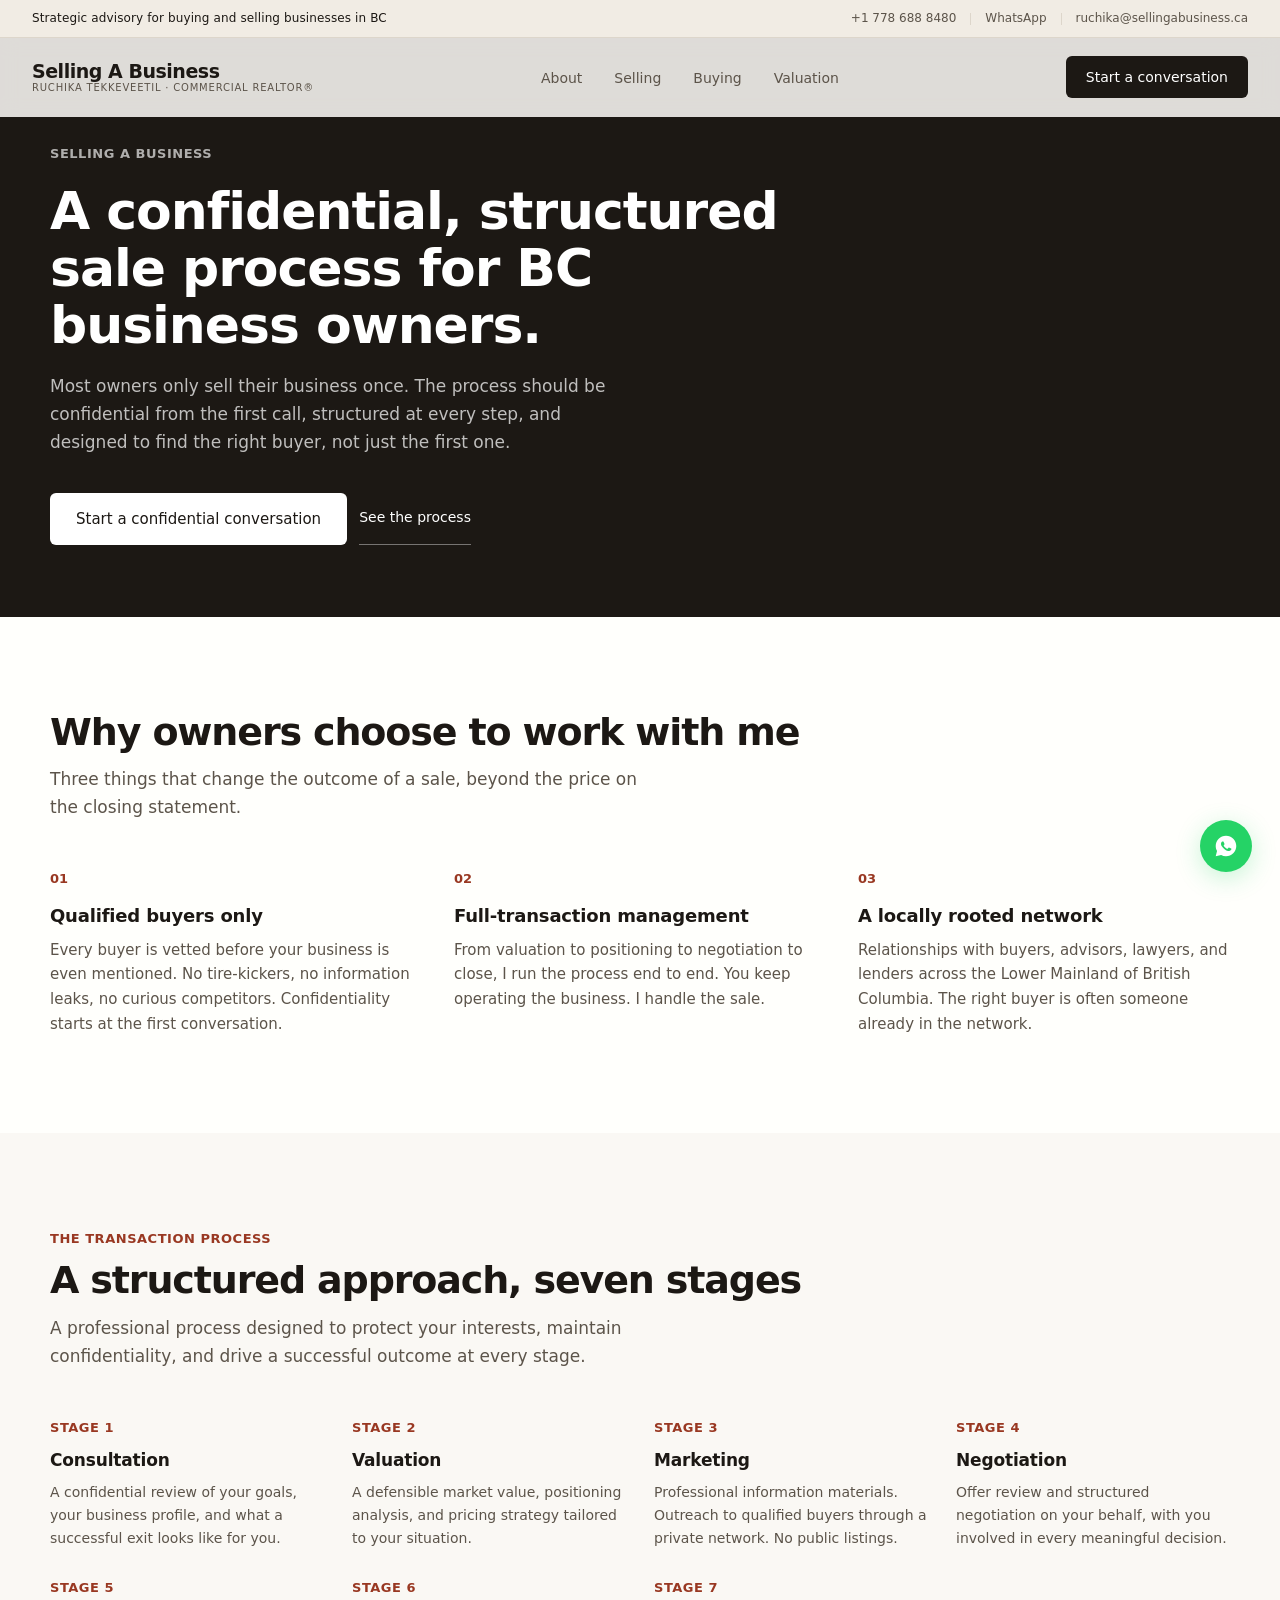
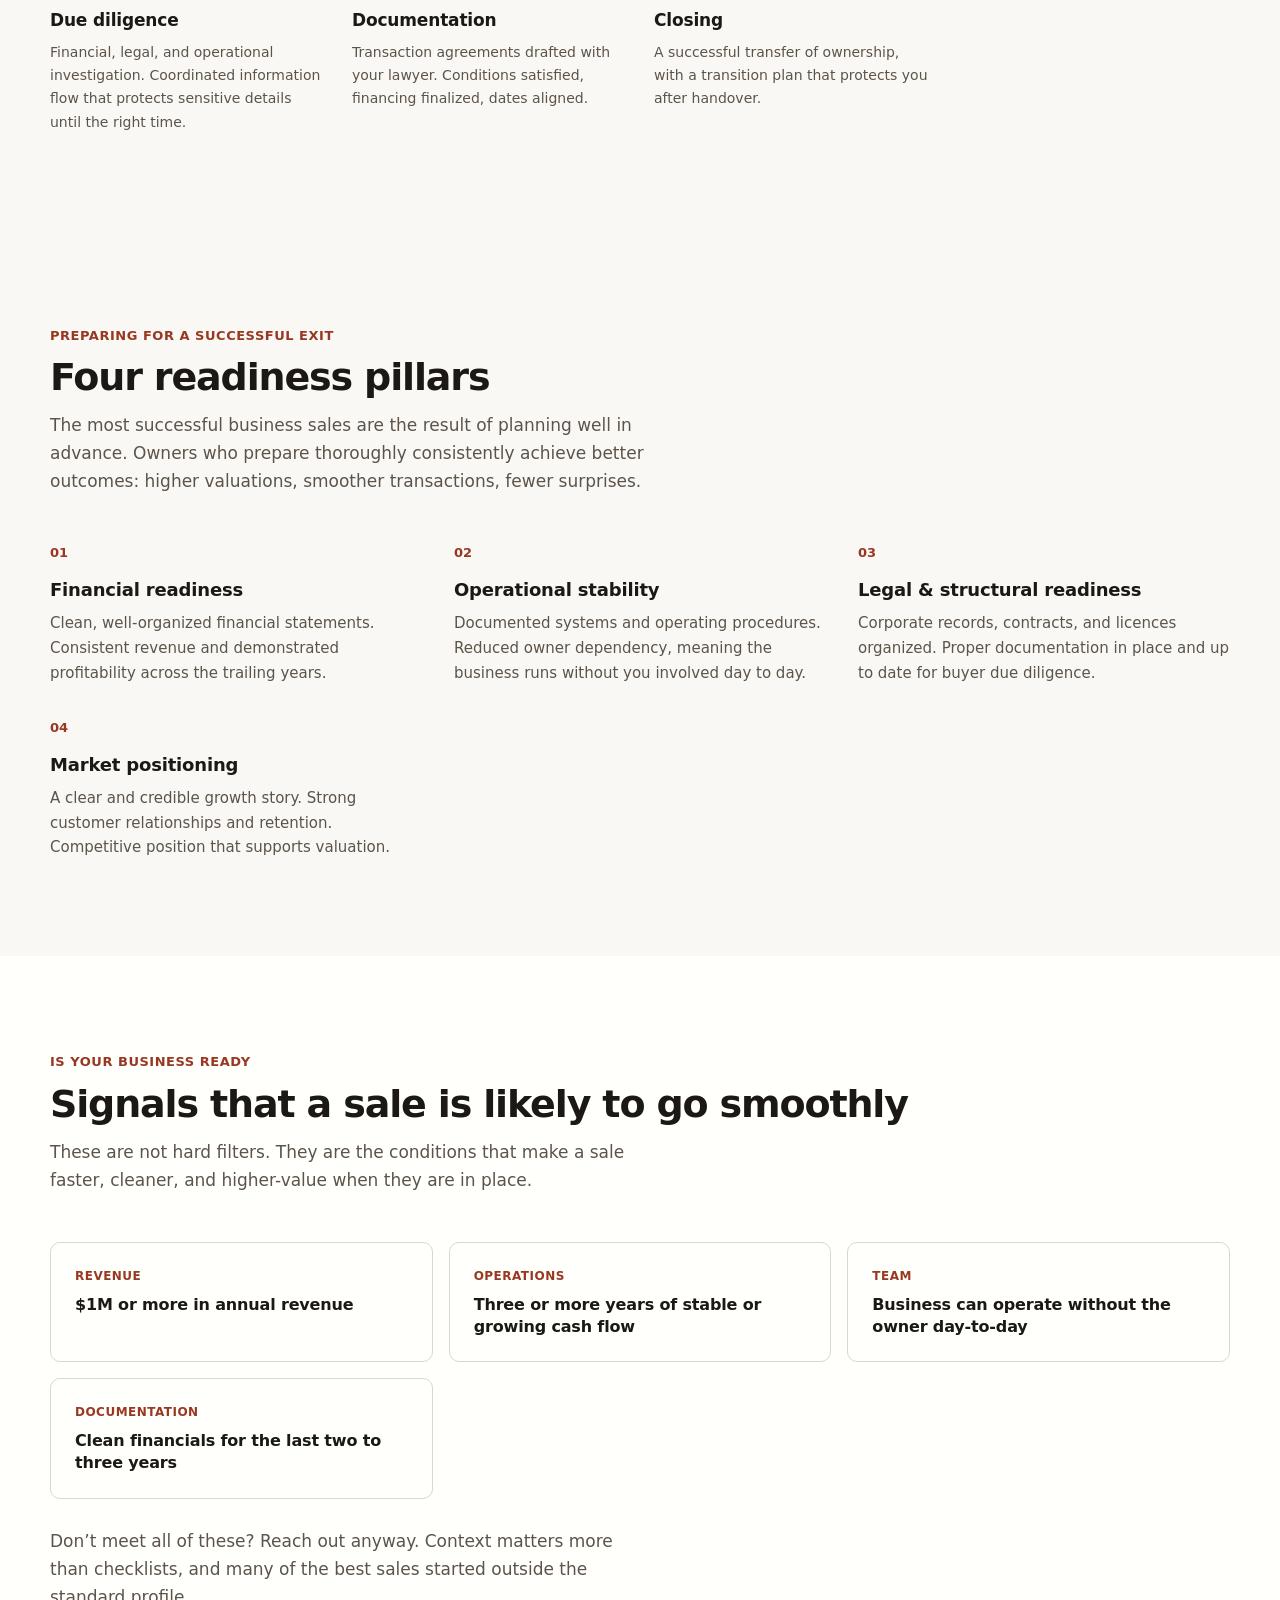
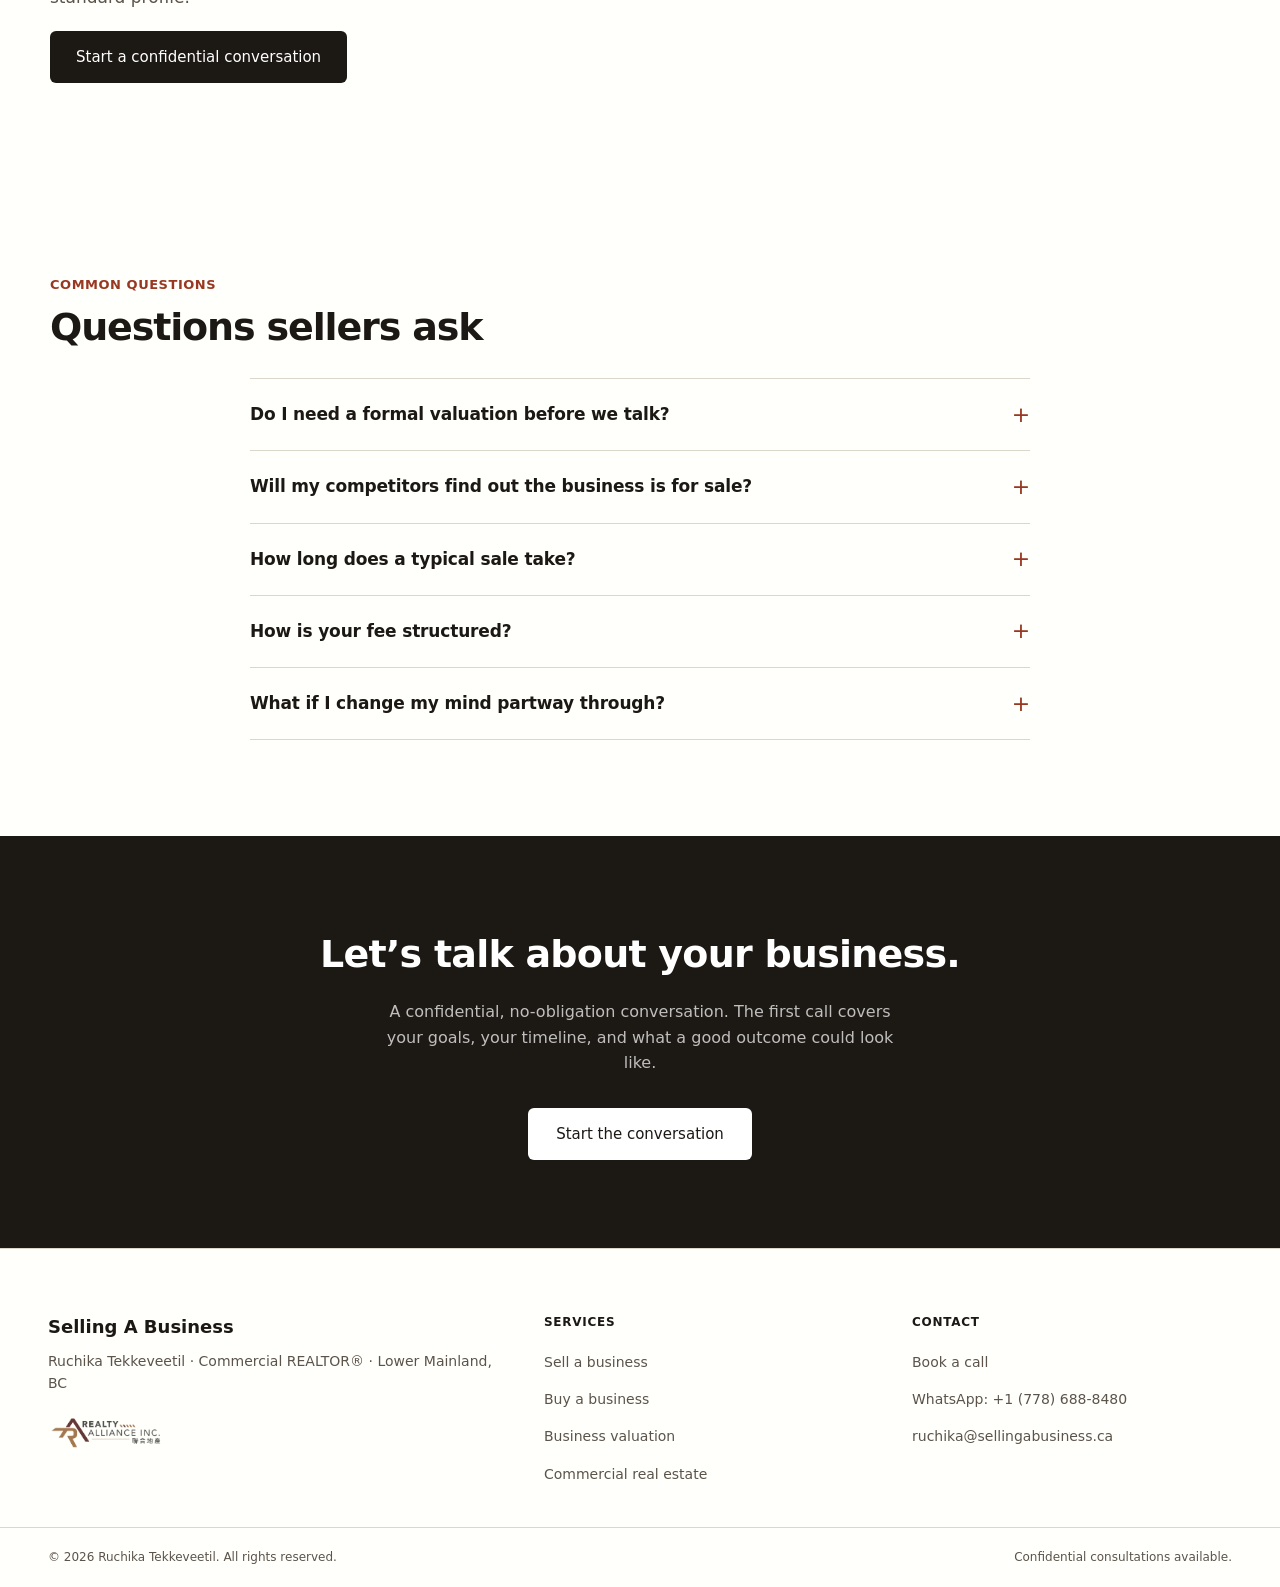
<file: selling.html>
<!DOCTYPE html>
<html lang="en">
<head>
  <meta charset="UTF-8">
  <meta name="viewport" content="width=device-width, initial-scale=1.0">
  <title>Selling a business in BC · Selling A Business</title>
  <meta name="description" content="Confidential business sales advisory across the Lower Mainland. Strategic advisory practice run by Ruchika Tekkeveetil, Commercial REALTOR®.">
  <link rel="preconnect" href="https://api.fontshare.com" crossorigin>
  <link rel="stylesheet" href="style.css">
  <style>
    .criteria-grid {
      display: grid;
      grid-template-columns: repeat(3, 1fr);
      gap: 16px;
      margin-top: 32px;
    }
    .criteria-cell {
      background: var(--color-surface);
      border: 1px solid var(--color-border);
      border-radius: 10px;
      padding: 24px;
    }
    .criteria-cell-label {
      font-family: var(--font-sans);
      font-size: 12px;
      font-weight: 600;
      letter-spacing: 0.04em;
      text-transform: uppercase;
      color: var(--color-accent);
      display: block;
      margin-bottom: 8px;
    }
    .criteria-cell-value {
      font-family: var(--font-sans);
      font-size: 16px;
      font-weight: 600;
      color: var(--color-primary);
      line-height: 1.35;
      letter-spacing: -0.01em;
    }
    @media (max-width: 768px) {
      .criteria-grid { grid-template-columns: 1fr 1fr; }
    }
    @media (max-width: 480px) {
      .criteria-grid { grid-template-columns: 1fr; }
    }
  </style>
</head>
<body>

  <a href="#main" class="visually-hidden" style="position:absolute;left:-9999px;" onfocus="this.style.cssText='position:fixed;left:16px;top:16px;background:#0F172A;color:#fff;padding:12px 18px;border-radius:6px;z-index:1000;'">Skip to content</a>

  <!-- WhatsApp FAB -->
  <a href="https://wa.me/17786888480" class="whatsapp-fab" target="_blank" rel="noopener" aria-label="Chat on WhatsApp">
    <svg viewBox="0 0 28 28" fill="white" aria-hidden="true">
      <path d="M14 2C7.373 2 2 7.373 2 14c0 2.126.553 4.122 1.523 5.853L2 26l6.327-1.497A11.957 11.957 0 0014 26c6.627 0 12-5.373 12-12S20.627 2 14 2zm5.882 16.47c-.247.693-1.455 1.337-1.99 1.368-.536.03-1.04.253-3.503-.73-2.96-1.186-4.85-4.21-4.997-4.403-.148-.193-1.21-1.61-1.21-3.07 0-1.46.765-2.178 1.04-2.475.274-.297.6-.37.8-.37.2 0 .4.002.575.01.185.008.432-.07.676.516.248.59.843 2.04.916 2.188.073.148.12.32.024.515-.1.194-.148.314-.297.483-.148.17-.313.38-.446.51-.148.148-.303.308-.13.605.173.297.77 1.27 1.655 2.057 1.138 1.015 2.098 1.33 2.395 1.478.297.148.47.124.644-.074.173-.197.742-.866.94-1.163.198-.297.396-.247.668-.148.273.1 1.74.82 2.038.97.297.148.495.222.568.346.073.124.073.717-.174 1.41z"/>
    </svg>
  </a>

  <!-- Top contact bar -->
  <div class="contact-bar">
    <div class="contact-bar-tagline">Strategic advisory for buying and selling businesses in BC</div>
    <div class="contact-bar-links">
      <a href="tel:+17786888480">+1 778 688 8480</a>
      <span class="sep"></span>
      <a href="https://wa.me/17786888480" target="_blank" rel="noopener">WhatsApp</a>
      <span class="sep"></span>
      <a href="mailto:ruchika@sellingabusiness.ca">ruchika@sellingabusiness.ca</a>
    </div>
  </div>

  <!-- Navigation -->
  <nav class="nav" id="nav">
    <a href="index.html" class="nav-brand">
      <span class="nav-brand-name">Selling A Business</span>
      <span class="nav-brand-suffix">Ruchika Tekkeveetil · Commercial REALTOR®</span>
    </a>
    <ul class="nav-links" id="navLinks">
      <li><a href="index.html#about">About</a></li>
      <li><a href="selling.html">Selling</a></li>
      <li><a href="buying.html">Buying</a></li>
      <li><a href="intake.html?type=valuation">Valuation</a></li>
    </ul>
    <a href="intake.html" class="nav-cta">Start a conversation</a>
    <button class="nav-toggle" id="navToggle" aria-label="Toggle menu" aria-expanded="false">
      <span></span><span></span><span></span>
    </button>
  </nav>

  <main id="main">

    <!-- Page Hero -->
    <section class="page-hero">
      <div class="page-hero-inner">
        <p class="page-hero-eyebrow">Selling a business</p>
        <h1 class="page-hero-title">A confidential, structured sale process for BC business owners.</h1>
        <p class="page-hero-sub">Most owners only sell their business once. The process should be confidential from the first call, structured at every step, and designed to find the right buyer, not just the first one.</p>
        <div style="display:flex;gap:12px;flex-wrap:wrap">
          <a href="intake.html?type=sell" class="btn-primary" style="background:#FFFFFF;color:var(--color-primary)">Start a confidential conversation</a>
          <a href="#process" class="btn-ghost" style="color:#FFFFFF;border-color:rgba(255,255,255,0.4)">See the process</a>
        </div>
      </div>
    </section>

    <!-- Why work with me -->
    <section class="section about-bg">
      <div class="section-inner">
        <div class="section-header reveal">
          <h2 class="section-heading" style="font-size:clamp(26px,3vw,38px)">Why owners choose to work with me</h2>
          <p class="body-text muted-text" style="max-width:600px;margin-top:14px">Three things that change the outcome of a sale, beyond the price on the closing statement.</p>
        </div>
        <div class="why-grid">
          <div class="why-card reveal">
            <div class="why-card-num">01</div>
            <h3 class="why-card-title">Qualified buyers only</h3>
            <p class="why-card-desc">Every buyer is vetted before your business is even mentioned. No tire-kickers, no information leaks, no curious competitors. Confidentiality starts at the first conversation.</p>
          </div>
          <div class="why-card reveal">
            <div class="why-card-num">02</div>
            <h3 class="why-card-title">Full-transaction management</h3>
            <p class="why-card-desc">From valuation to positioning to negotiation to close, I run the process end to end. You keep operating the business. I handle the sale.</p>
          </div>
          <div class="why-card reveal">
            <div class="why-card-num">03</div>
            <h3 class="why-card-title">A locally rooted network</h3>
            <p class="why-card-desc">Relationships with buyers, advisors, lawyers, and lenders across the Lower Mainland of British Columbia. The right buyer is often someone already in the network.</p>
          </div>
        </div>
      </div>
    </section>

    <!-- Process -->
    <section class="section process-bg" id="process">
      <div class="section-inner">
        <div class="section-header reveal">
          <p class="eyebrow">The transaction process</p>
          <h2 class="section-heading" style="margin-top:12px;font-size:clamp(26px,3vw,38px)">A structured approach, seven stages</h2>
          <p class="body-text muted-text" style="max-width:600px;margin-top:14px">A professional process designed to protect your interests, maintain confidentiality, and drive a successful outcome at every stage.</p>
        </div>
        <div class="process-steps">
          <div class="process-step reveal">
            <div class="process-step-num">Stage 1</div>
            <h3 class="process-step-title">Consultation</h3>
            <p class="process-step-desc">A confidential review of your goals, your business profile, and what a successful exit looks like for you.</p>
          </div>
          <div class="process-step reveal">
            <div class="process-step-num">Stage 2</div>
            <h3 class="process-step-title">Valuation</h3>
            <p class="process-step-desc">A defensible market value, positioning analysis, and pricing strategy tailored to your situation.</p>
          </div>
          <div class="process-step reveal">
            <div class="process-step-num">Stage 3</div>
            <h3 class="process-step-title">Marketing</h3>
            <p class="process-step-desc">Professional information materials. Outreach to qualified buyers through a private network. No public listings.</p>
          </div>
          <div class="process-step reveal">
            <div class="process-step-num">Stage 4</div>
            <h3 class="process-step-title">Negotiation</h3>
            <p class="process-step-desc">Offer review and structured negotiation on your behalf, with you involved in every meaningful decision.</p>
          </div>
          <div class="process-step reveal">
            <div class="process-step-num">Stage 5</div>
            <h3 class="process-step-title">Due diligence</h3>
            <p class="process-step-desc">Financial, legal, and operational investigation. Coordinated information flow that protects sensitive details until the right time.</p>
          </div>
          <div class="process-step reveal">
            <div class="process-step-num">Stage 6</div>
            <h3 class="process-step-title">Documentation</h3>
            <p class="process-step-desc">Transaction agreements drafted with your lawyer. Conditions satisfied, financing finalized, dates aligned.</p>
          </div>
          <div class="process-step reveal">
            <div class="process-step-num">Stage 7</div>
            <h3 class="process-step-title">Closing</h3>
            <p class="process-step-desc">A successful transfer of ownership, with a transition plan that protects you after handover.</p>
          </div>
        </div>
      </div>
    </section>

    <!-- Exit Readiness -->
    <section class="section">
      <div class="section-inner">
        <div class="section-header reveal">
          <p class="eyebrow">Preparing for a successful exit</p>
          <h2 class="section-heading" style="margin-top:12px;font-size:clamp(26px,3vw,38px)">Four readiness pillars</h2>
          <p class="body-text muted-text" style="max-width:620px;margin-top:14px">The most successful business sales are the result of planning well in advance. Owners who prepare thoroughly consistently achieve better outcomes: higher valuations, smoother transactions, fewer surprises.</p>
        </div>
        <div class="why-grid" style="margin-top:32px">
          <div class="why-card reveal">
            <div class="why-card-num">01</div>
            <h3 class="why-card-title">Financial readiness</h3>
            <p class="why-card-desc">Clean, well-organized financial statements. Consistent revenue and demonstrated profitability across the trailing years.</p>
          </div>
          <div class="why-card reveal">
            <div class="why-card-num">02</div>
            <h3 class="why-card-title">Operational stability</h3>
            <p class="why-card-desc">Documented systems and operating procedures. Reduced owner dependency, meaning the business runs without you involved day to day.</p>
          </div>
          <div class="why-card reveal">
            <div class="why-card-num">03</div>
            <h3 class="why-card-title">Legal &amp; structural readiness</h3>
            <p class="why-card-desc">Corporate records, contracts, and licences organized. Proper documentation in place and up to date for buyer due diligence.</p>
          </div>
          <div class="why-card reveal">
            <div class="why-card-num">04</div>
            <h3 class="why-card-title">Market positioning</h3>
            <p class="why-card-desc">A clear and credible growth story. Strong customer relationships and retention. Competitive position that supports valuation.</p>
          </div>
        </div>
      </div>
    </section>

    <!-- Self-Qualify -->
    <section class="section about-bg">
      <div class="section-inner">
        <div class="section-header reveal">
          <p class="eyebrow">Is your business ready</p>
          <h2 class="section-heading" style="margin-top:12px;font-size:clamp(26px,3vw,38px)">Signals that a sale is likely to go smoothly</h2>
          <p class="body-text muted-text" style="max-width:600px;margin-top:14px">These are not hard filters. They are the conditions that make a sale faster, cleaner, and higher-value when they are in place.</p>
        </div>
        <div class="criteria-grid">
          <div class="criteria-cell">
            <span class="criteria-cell-label">Revenue</span>
            <div class="criteria-cell-value">$1M or more in annual revenue</div>
          </div>
          <div class="criteria-cell">
            <span class="criteria-cell-label">Operations</span>
            <div class="criteria-cell-value">Three or more years of stable or growing cash flow</div>
          </div>
          <div class="criteria-cell">
            <span class="criteria-cell-label">Team</span>
            <div class="criteria-cell-value">Business can operate without the owner day-to-day</div>
          </div>
          <div class="criteria-cell">
            <span class="criteria-cell-label">Documentation</span>
            <div class="criteria-cell-value">Clean financials for the last two to three years</div>
          </div>
        </div>
        <p class="body-text muted-text" style="margin-top:28px;max-width:600px">Don&rsquo;t meet all of these? Reach out anyway. Context matters more than checklists, and many of the best sales started outside the standard profile.</p>
        <a href="intake.html?type=sell" class="btn-primary" style="margin-top:20px">Start a confidential conversation</a>
      </div>
    </section>

    <!-- FAQ -->
    <section class="section faq-bg" id="faq">
      <div class="section-inner">
        <div class="section-header reveal" style="margin-bottom:32px">
          <p class="eyebrow">Common questions</p>
          <h2 class="section-heading" style="margin-top:12px;font-size:clamp(26px,3vw,38px)">Questions sellers ask</h2>
        </div>
        <div class="faq-wrap">
          <div class="faq-list">
            <div class="faq-item">
              <button class="faq-question" aria-expanded="false">
                <span>Do I need a formal valuation before we talk?</span>
                <span class="faq-icon" aria-hidden="true">+</span>
              </button>
              <div class="faq-answer">
                No. We talk about your business first and you leave the conversation with a reasonable range. A formal valuation comes later, only if you decide to move forward.
              </div>
            </div>
            <div class="faq-item">
              <button class="faq-question" aria-expanded="false">
                <span>Will my competitors find out the business is for sale?</span>
                <span class="faq-icon" aria-hidden="true">+</span>
              </button>
              <div class="faq-answer">
                No. The process is entirely off-market. No public listings, no advertising. Buyers sign a non-disclosure agreement before any identifying details are shared. Staff, customers, and competitors only learn about a sale when you decide they should.
              </div>
            </div>
            <div class="faq-item">
              <button class="faq-question" aria-expanded="false">
                <span>How long does a typical sale take?</span>
                <span class="faq-icon" aria-hidden="true">+</span>
              </button>
              <div class="faq-answer">
                Six to twelve months from listing to close is typical in BC. Well-prepared businesses with clean financials close faster. We give you a realistic timeline at the start.
              </div>
            </div>
            <div class="faq-item">
              <button class="faq-question" aria-expanded="false">
                <span>How is your fee structured?</span>
                <span class="faq-icon" aria-hidden="true">+</span>
              </button>
              <div class="faq-answer">
                Success-based: a commission on the agreed sale price, payable at close. No upfront fee, no retainer. We agree on terms in writing before any work begins.
              </div>
            </div>
            <div class="faq-item">
              <button class="faq-question" aria-expanded="false">
                <span>What if I change my mind partway through?</span>
                <span class="faq-icon" aria-hidden="true">+</span>
              </button>
              <div class="faq-answer">
                You are never locked in. If circumstances change, the engagement adapts. The work is built on trust and a clear written agreement, not on contracts designed to trap you.
              </div>
            </div>
          </div>
        </div>
      </div>
    </section>

    <!-- CTA Band -->
    <section class="cta-band">
      <h2 class="cta-band-headline">Let&rsquo;s talk about your business.</h2>
      <p class="cta-band-sub">A confidential, no-obligation conversation. The first call covers your goals, your timeline, and what a good outcome could look like.</p>
      <a href="intake.html?type=sell" class="btn-white">Start the conversation</a>
    </section>

  </main>

  <!-- Footer -->
  <footer>
    <div class="footer">
      <div>
        <div class="footer-brand-name">Selling A Business</div>
        <div class="footer-brand-tagline">Ruchika Tekkeveetil · Commercial REALTOR® · Lower Mainland, BC</div>
        <div class="footer-brand-note" style="margin-top:18px">
          <img src="assets/realty-alliance-logo.png" alt="Realty Alliance Inc." class="footer-brokerage-logo" onerror="this.style.display='none'">
        </div>
      </div>
      <div>
        <div class="footer-col-title">Services</div>
        <ul class="footer-links">
          <li><a href="selling.html">Sell a business</a></li>
          <li><a href="buying.html">Buy a business</a></li>
          <li><a href="intake.html?type=valuation">Business valuation</a></li>
          <li><a href="intake.html?type=realestate">Commercial real estate</a></li>
        </ul>
      </div>
      <div>
        <div class="footer-col-title">Contact</div>
        <ul class="footer-links">
          <li><a href="intake.html">Book a call</a></li>
          <li><a href="https://wa.me/17786888480" target="_blank" rel="noopener">WhatsApp: +1 (778) 688-8480</a></li>
          <li><a href="mailto:ruchika@sellingabusiness.ca">ruchika@sellingabusiness.ca</a></li>
        </ul>
      </div>
    </div>
    <div class="footer-bottom">
      <span>&copy; 2026 Ruchika Tekkeveetil. All rights reserved.</span>
      <span>Confidential consultations available.</span>
    </div>
  </footer>

  <script src="script.js"></script>
</body>
</html>
</file>
<file: style.css>
/* ═══════════════════════════════════════════════════════
   Selling A Business — Ruchika Tekkeveetil
   Commercial REALTOR® · Lower Mainland, BC
   Shared Stylesheet (Benjamin Hardman direction — ivory, photo-driven)
   ═══════════════════════════════════════════════════════ */

@import url('https://api.fontshare.com/v2/css?f[]=switzer@300,400,500,600,700&display=swap');

/* ─── Brand Tokens ─── */
:root {
  --brand-name: "Selling A Business";
  --brand-tagline: "Strategic advisory for buying and selling businesses in BC";
  --brand-practitioner: "Ruchika Tekkeveetil";
  --brand-role: "Founder · Commercial REALTOR®";
  --brand-location: "Lower Mainland, British Columbia";
  --brand-email: "ruchika@sellingabusiness.ca";
  --whatsapp-number: "17786888480";

  /* Palette: warm ivory + near-black + clay accent (no blue, no navy) */
  --color-bg:           #FAF8F4;   /* warm ivory */
  --color-surface:      #FFFFFC;   /* nearly white, warm */
  --color-primary:      #1C1814;   /* near-black, warm-bias */
  --color-accent:       #993822;   /* warm clay — used sparingly */
  --color-text:         #1C1814;
  --color-text-muted:   #5C544A;   /* warm gray */
  --color-border:       #DDD6CB;   /* soft warm hairline */
  --color-surface-alt:  #F1ECE4;   /* alt-ivory for section banding */

  /* Typography — single family commitment, Benjamin Hardman aesthetic */
  --font-sans:    'Switzer', 'PP Neue Montreal', -apple-system, BlinkMacSystemFont, 'SF Pro', 'Segoe UI', system-ui, sans-serif;
  --font-display: var(--font-sans);
  --font-heading: var(--font-sans);
  --font-body:    var(--font-sans);

  /* Spacing scale */
  --space-xs:   8px;
  --space-sm:   16px;
  --space-md:   32px;
  --space-lg:   64px;
  --space-xl:   96px;

  /* Transitions */
  --ease-out: cubic-bezier(0.16, 1, 0.3, 1);
  --ease-in-out: cubic-bezier(0.45, 0, 0.55, 1);
}

/* Legacy palette overrides retained but harmless if unused */
body.palette-b { --color-accent: #2D5A40; }
body.palette-c {
  --color-bg: #0D1520; --color-surface: #142030;
  --color-primary: #F2EDE4; --color-text: #D8D0C4;
  --color-text-muted: #8A9BB0; --color-border: #1E2D40;
}

/* ─── Reset & Base ─────────────────────────── */
*, *::before, *::after { box-sizing: border-box; margin: 0; padding: 0; }

html { scroll-behavior: smooth; font-size: 16px; -webkit-text-size-adjust: 100%; }

body {
  background: var(--color-bg);
  color: var(--color-text);
  font-family: var(--font-sans);
  font-size: 17px;
  line-height: 1.6;
  overflow-x: hidden;
  -webkit-font-smoothing: antialiased;
  -moz-osx-font-smoothing: grayscale;
}

img { max-width: 100%; display: block; }
a { color: inherit; text-decoration: none; }
button { cursor: pointer; border: none; background: none; font: inherit; }

/* ─── Navigation ─────────────────────────── */
.nav {
  position: fixed;
  top: 38px; left: 0; right: 0;
  z-index: 100;
  padding: 18px 32px;
  display: flex;
  align-items: center;
  justify-content: space-between;
  transition: background 0.25s ease, padding 0.25s ease, border-color 0.25s ease, box-shadow 0.25s ease;
  border-bottom: 1px solid transparent;
  background: rgba(250, 248, 244, 0.88);
  backdrop-filter: saturate(180%) blur(10px);
  -webkit-backdrop-filter: saturate(180%) blur(10px);
}
.nav.scrolled {
  background: rgba(250, 248, 244, 0.96);
  padding: 12px 32px;
  border-color: var(--color-border);
}
@media (max-width: 768px) {
  .nav { top: 36px; padding: 14px 16px; }
  .nav.scrolled { padding: 10px 16px; }
}
.nav-brand {
  font-family: var(--font-sans);
  font-size: 19px;
  font-weight: 700;
  color: var(--color-primary);
  letter-spacing: -0.025em;
  white-space: nowrap;
  line-height: 1;
  display: inline-flex;
  flex-direction: column;
  gap: 2px;
}
.nav-brand-name {
  font-family: var(--font-sans);
  font-size: 19px;
  font-weight: 700;
  letter-spacing: -0.025em;
  color: var(--color-primary);
  line-height: 1;
}
.nav-brand-suffix {
  font-family: var(--font-sans);
  font-size: 10px;
  font-weight: 500;
  letter-spacing: 0.08em;
  text-transform: uppercase;
  color: var(--color-text-muted);
  line-height: 1;
}
.nav-links {
  display: flex;
  gap: 32px;
  align-items: center;
  list-style: none;
}
.nav-links a {
  font-family: var(--font-sans);
  font-size: 14px;
  font-weight: 500;
  color: var(--color-text-muted);
  transition: color 0.2s ease;
  letter-spacing: 0;
  text-transform: none;
}
.nav-links a:hover { color: var(--color-primary); }
.nav-cta {
  font-family: var(--font-sans);
  font-size: 14px;
  font-weight: 500;
  background: var(--color-primary);
  color: #fff;
  padding: 10px 20px;
  border-radius: 6px;
  transition: background 0.2s ease;
  display: inline-block;
  letter-spacing: 0;
  text-transform: none;
}
.nav-cta:hover { background: var(--color-accent); }

/* Mobile nav toggle */
.nav-toggle {
  display: none;
  flex-direction: column;
  gap: 5px;
  width: 24px;
  padding: 4px 0;
}
.nav-toggle span {
  display: block;
  width: 100%;
  height: 2px;
  background: var(--color-primary);
  transition: all 0.2s ease;
}

@media (max-width: 960px) {
  .nav { padding: 16px 24px; }
  .nav.scrolled { padding: 12px 24px; }
  .nav-links, .nav-cta { display: none; }
  .nav-toggle { display: flex; }
}

.nav.nav--open .nav-links {
  display: flex;
  flex-direction: column;
  gap: 24px;
  position: fixed;
  inset: 0;
  background: var(--color-bg);
  align-items: center;
  justify-content: center;
  z-index: 99;
}
.nav.nav--open .nav-links a { font-size: 18px; font-weight: 500; }
.nav.nav--open .nav-cta {
  display: block;
  position: fixed;
  bottom: 40px;
  left: 50%;
  transform: translateX(-50%);
  z-index: 100;
}

/* ─── Scroll Reveal (subtle) ─────────────────────────── */
.reveal {
  opacity: 0;
  transform: translateY(12px);
  transition: opacity 0.4s ease, transform 0.4s ease;
}
.reveal.visible { opacity: 1; transform: translateY(0); }
.reveal-group > *:nth-child(1) { transition-delay: 0s; }
.reveal-group > *:nth-child(2) { transition-delay: 0.05s; }
.reveal-group > *:nth-child(3) { transition-delay: 0.10s; }
.reveal-group > *:nth-child(4) { transition-delay: 0.15s; }

/* ─── Typography Utilities ─────────────────── */
.eyebrow {
  font-family: var(--font-sans);
  font-size: 13px;
  font-weight: 600;
  letter-spacing: 0.04em;
  text-transform: uppercase;
  color: var(--color-accent);
}
.section-heading {
  font-family: var(--font-sans);
  font-size: clamp(36px, 5.2vw, 64px);
  font-weight: 700;
  color: var(--color-primary);
  line-height: 1.02;
  letter-spacing: -0.03em;
}
.section-heading em {
  font-style: italic;
  font-weight: 300;
  color: var(--color-accent);
  letter-spacing: -0.02em;
}

/* Section markers (01, 02 style) */
.section-marker {
  font-family: var(--font-sans);
  font-size: 12px;
  font-weight: 600;
  letter-spacing: 0.18em;
  text-transform: uppercase;
  color: var(--color-accent);
  display: flex;
  align-items: center;
  gap: 12px;
  margin-bottom: 12px;
}
.section-marker::before {
  content: '';
  display: block;
  width: 28px;
  height: 1px;
  background: var(--color-accent);
}

/* Manifesto / pull-quote section */
.manifesto {
  padding: clamp(80px, 12vw, 160px) 48px;
  background: var(--color-primary);
  color: #FAF8F4;
  position: relative;
  overflow: hidden;
}
.manifesto-bg {
  position: absolute;
  inset: 0;
  width: 100%;
  height: 100%;
  object-fit: cover;
  opacity: 0.22;
  filter: saturate(0.6);
}
.manifesto-inner {
  position: relative;
  z-index: 1;
  max-width: 1100px;
  margin: 0 auto;
}
.manifesto-marker {
  font-family: var(--font-sans);
  font-size: 12px;
  font-weight: 600;
  letter-spacing: 0.18em;
  text-transform: uppercase;
  color: rgba(250, 248, 244, 0.6);
  display: flex;
  align-items: center;
  gap: 12px;
  margin-bottom: 28px;
}
.manifesto-marker::before {
  content: '';
  display: block;
  width: 28px;
  height: 1px;
  background: rgba(250, 248, 244, 0.6);
}
.manifesto-text {
  font-family: var(--font-sans);
  font-size: clamp(32px, 5.2vw, 64px);
  font-weight: 300;
  line-height: 1.18;
  letter-spacing: -0.025em;
  color: #FAF8F4;
  max-width: 980px;
}
.manifesto-text em {
  font-style: italic;
  font-weight: 300;
  color: #D9A691;
}
.manifesto-attribution {
  font-family: var(--font-sans);
  font-size: 13px;
  font-weight: 500;
  letter-spacing: 0.08em;
  text-transform: uppercase;
  color: rgba(250, 248, 244, 0.7);
  margin-top: 40px;
}
@media (max-width: 768px) {
  .manifesto { padding: 80px 24px; }
}
.body-text {
  font-family: var(--font-sans);
  color: var(--color-text);
  line-height: 1.7;
  font-size: 17px;
}
.muted-text {
  font-family: var(--font-sans);
  color: var(--color-text-muted);
  line-height: 1.65;
  font-style: normal;
}

/* ─── Buttons ────────────────────────────── */
.btn-primary {
  font-family: var(--font-sans);
  font-size: 15px;
  font-weight: 500;
  letter-spacing: 0;
  text-transform: none;
  background: var(--color-primary);
  color: #fff;
  padding: 14px 26px;
  display: inline-block;
  border-radius: 6px;
  transition: background 0.2s ease;
}
.btn-primary:hover { background: var(--color-accent); }

.btn-outline {
  font-family: var(--font-sans);
  font-size: 15px;
  font-weight: 500;
  letter-spacing: 0;
  text-transform: none;
  background: transparent;
  color: var(--color-primary);
  padding: 13px 25px;
  border: 1px solid var(--color-primary);
  border-radius: 6px;
  display: inline-block;
  transition: background 0.2s ease, color 0.2s ease;
}
.btn-outline:hover { background: var(--color-primary); color: #fff; }

.btn-ghost {
  font-family: var(--font-sans);
  font-size: 14px;
  font-weight: 500;
  letter-spacing: 0;
  text-transform: none;
  color: var(--color-primary);
  display: inline-flex;
  align-items: center;
  gap: 6px;
  padding-bottom: 2px;
  border-bottom: 1px solid var(--color-border);
  transition: border-color 0.2s ease, color 0.2s ease;
}
.btn-ghost:hover { color: var(--color-accent); border-color: var(--color-accent); }

.btn-accent {
  font-family: var(--font-sans);
  font-size: 15px;
  font-weight: 500;
  background: var(--color-accent);
  color: #fff;
  padding: 14px 26px;
  border-radius: 6px;
  display: inline-block;
  transition: opacity 0.2s ease;
}
.btn-accent:hover { opacity: 0.9; }

/* ─── Section Layout ─────────────────────── */
.section {
  padding: var(--space-xl) 48px;
  position: relative;
}
.section--bordered { border-top: 1px solid var(--color-border); }
.section-inner { max-width: 1180px; margin: 0 auto; }

@media (max-width: 960px) {
  .section { padding: 72px 24px; }
}
@media (max-width: 600px) {
  .section { padding: 56px 20px; }
}

/* ─── Cards ──────────────────────────────── */
.card {
  background: var(--color-surface);
  border: 1px solid var(--color-border);
  border-radius: 8px;
  padding: 32px;
  transition: border-color 0.2s ease, box-shadow 0.2s ease;
}
.card:hover {
  border-color: #CBD5E1;
  box-shadow: 0 1px 3px rgba(15,23,42,0.04), 0 4px 16px rgba(15,23,42,0.04);
}

/* ─── Form ───────────────────────────────── */
.form-group { display: flex; flex-direction: column; gap: 6px; margin-bottom: 22px; }
.form-group label {
  font-family: var(--font-sans);
  font-size: 13px;
  font-weight: 500;
  letter-spacing: 0;
  text-transform: none;
  color: var(--color-text-muted);
}
.form-group input,
.form-group select,
.form-group textarea {
  background: var(--color-surface);
  border: 1px solid var(--color-border);
  border-radius: 6px;
  padding: 12px 14px;
  font-family: var(--font-sans);
  font-size: 15px;
  color: var(--color-text);
  outline: none;
  transition: border-color 0.2s ease;
  width: 100%;
  -webkit-appearance: none;
  appearance: none;
}
.form-group input:focus,
.form-group select:focus,
.form-group textarea:focus { border-color: var(--color-accent); }
.form-group input::placeholder,
.form-group textarea::placeholder { color: #94A3B8; }
.form-group textarea { resize: vertical; min-height: 90px; }

/* ─── WhatsApp FAB ───────────────────────── */
.whatsapp-fab {
  position: fixed;
  bottom: 28px;
  right: 28px;
  width: 52px;
  height: 52px;
  background: #25D366;
  border-radius: 50%;
  display: flex;
  align-items: center;
  justify-content: center;
  z-index: 200;
  box-shadow: 0 6px 24px rgba(37, 211, 102, 0.25);
  transition: transform 0.2s ease;
}
.whatsapp-fab:hover { transform: translateY(-2px); }
.whatsapp-fab svg { width: 24px; height: 24px; fill: #fff; }

/* ─── Footer ─────────────────────────────── */
.footer {
  padding: 64px 48px 40px;
  border-top: 1px solid var(--color-border);
  background: var(--color-surface);
  display: grid;
  grid-template-columns: 1.4fr 1fr 1fr;
  gap: 48px;
}
.footer-brand-name {
  font-family: var(--font-sans);
  font-size: 18px;
  font-weight: 600;
  color: var(--color-primary);
  margin-bottom: 8px;
}
.footer-brand-tagline {
  font-family: var(--font-sans);
  font-size: 14px;
  font-weight: 400;
  letter-spacing: 0;
  text-transform: none;
  color: var(--color-text-muted);
  margin-bottom: 12px;
}
.footer-brand-note {
  font-family: var(--font-sans);
  font-size: 13px;
  color: var(--color-text-muted);
  line-height: 1.6;
  max-width: 340px;
}
.footer-col-title {
  font-family: var(--font-sans);
  font-size: 12px;
  font-weight: 600;
  letter-spacing: 0.06em;
  text-transform: uppercase;
  color: var(--color-primary);
  margin-bottom: 16px;
}
.footer-links { list-style: none; display: flex; flex-direction: column; gap: 10px; }
.footer-links a {
  font-family: var(--font-sans);
  font-size: 14px;
  color: var(--color-text-muted);
  font-style: normal;
  transition: color 0.2s ease;
}
.footer-links a:hover { color: var(--color-primary); }
.footer-bottom {
  padding: 20px 48px;
  border-top: 1px solid var(--color-border);
  background: var(--color-surface);
  display: flex;
  justify-content: space-between;
  align-items: center;
  font-family: var(--font-sans);
  font-size: 12px;
  letter-spacing: 0;
  text-transform: none;
  color: var(--color-text-muted);
  gap: 16px;
  flex-wrap: wrap;
}

@media (max-width: 960px) {
  .footer { grid-template-columns: 1fr; padding: 48px 24px 32px; gap: 32px; }
  .footer-bottom { padding: 18px 24px; flex-direction: column; gap: 8px; text-align: center; }
}

/* ─── Utilities ─────────────────────────────── */
.visually-hidden { position: absolute; width: 1px; height: 1px; overflow: hidden; clip: rect(0 0 0 0); white-space: nowrap; }
.text-center { text-align: center; }
.section-header { margin-bottom: 48px; }

/* ─── BC context strip (Vancouver hero photo) ─── */
.bc-context {
  position: relative;
  width: 100%;
  aspect-ratio: 21/9;
  max-height: 480px;
  overflow: hidden;
  background-color: var(--color-surface-alt);
}
.bc-context-image {
  position: absolute;
  inset: 0;
  width: 100%;
  height: 100%;
  object-fit: cover;
  filter: saturate(0.85) brightness(0.95);
}
.bc-context::after {
  content: '';
  position: absolute;
  inset: 0;
  background: linear-gradient(180deg, rgba(28,24,20,0.0) 0%, rgba(28,24,20,0.0) 60%, rgba(28,24,20,0.35) 100%);
  pointer-events: none;
}
.bc-context-overlay {
  position: absolute;
  left: 48px;
  bottom: 32px;
  z-index: 2;
  color: #FAF8F4;
  font-family: var(--font-sans);
  max-width: 540px;
}
.bc-context-overlay-eyebrow {
  font-size: 12px;
  font-weight: 600;
  letter-spacing: 0.08em;
  text-transform: uppercase;
  color: rgba(250, 248, 244, 0.85);
  margin-bottom: 8px;
}
.bc-context-overlay-text {
  font-size: clamp(18px, 2vw, 24px);
  font-weight: 500;
  line-height: 1.3;
  letter-spacing: -0.01em;
}
@media (max-width: 768px) {
  .bc-context { aspect-ratio: 4/3; max-height: 380px; }
  .bc-context-overlay { left: 20px; right: 20px; bottom: 20px; }
  .bc-context-overlay-text { font-size: 17px; }
}

/* ─── Service card with photo ─── */
.service-card.has-photo { padding: 0; overflow: hidden; }
.service-card-image {
  width: 100%;
  aspect-ratio: 16/10;
  background-size: cover;
  background-position: center;
  background-color: var(--color-surface-alt);
  filter: saturate(0.9);
}
.service-card-body { padding: 24px 28px 28px; display: flex; flex-direction: column; gap: 10px; flex: 1; }
.service-card.has-photo .service-card-icon { display: none; }
.service-card.has-photo .service-card-title { margin-top: 4px; }

/* ─── Top contact bar (sits above main nav) ─── */
.contact-bar {
  position: fixed;
  top: 0; left: 0; right: 0;
  z-index: 101;
  height: 38px;
  background: var(--color-surface-alt);
  border-bottom: 1px solid var(--color-border);
  padding: 0 32px;
  display: flex;
  align-items: center;
  justify-content: space-between;
  gap: 16px;
  font-family: var(--font-sans);
  font-size: 12px;
  color: var(--color-text-muted);
  letter-spacing: 0;
}
.contact-bar-tagline {
  font-weight: 500;
  color: var(--color-primary);
  letter-spacing: 0.01em;
  white-space: nowrap;
}
.contact-bar-links {
  display: flex;
  gap: 14px;
  align-items: center;
}
.contact-bar-links a {
  color: var(--color-text-muted);
  transition: color 0.2s ease;
  white-space: nowrap;
}
.contact-bar-links a:hover { color: var(--color-accent); }
.contact-bar-links .sep {
  width: 1px;
  height: 12px;
  background: var(--color-border);
  display: inline-block;
}
@media (max-width: 768px) {
  .contact-bar { height: 36px; padding: 0 16px; font-size: 11px; gap: 8px; }
  .contact-bar-tagline { display: none; }
  .contact-bar-links { gap: 10px; }
  .contact-bar-links .sep { display: none; }
}

/* Footer brokerage logo */
.footer-brokerage-logo {
  height: 40px;
  width: auto;
  display: block;
  margin-top: 16px;
  margin-bottom: 10px;
}

/* ─── Hero ───────────────────────────────────── */
.hero {
  position: relative;
  min-height: calc(100vh - 100px);
  display: flex;
  align-items: center;
  overflow: hidden;
  background: var(--color-bg);
  padding-top: 100px;
}
.hero-content {
  position: relative;
  z-index: 2;
  max-width: 1180px;
  margin: 0 auto;
  padding: 56px 48px 64px;
  width: 100%;
  display: grid;
  grid-template-columns: 1.15fr 1fr;
  gap: 64px;
  align-items: center;
}
.hero-text { max-width: 580px; }
.hero-eyebrow {
  font-family: var(--font-sans);
  font-size: 12px;
  font-weight: 600;
  letter-spacing: 0.14em;
  text-transform: uppercase;
  color: var(--color-accent);
  margin-bottom: 28px;
}
.hero-headline {
  font-family: var(--font-sans);
  font-size: clamp(44px, 6.4vw, 92px);
  font-weight: 700;
  line-height: 0.98;
  letter-spacing: -0.035em;
  color: var(--color-primary);
  margin-bottom: 28px;
}
.hero-headline em {
  font-style: italic;
  font-weight: 300;
  color: var(--color-accent);
  letter-spacing: -0.02em;
}
.hero-sub {
  font-family: var(--font-sans);
  font-size: 20px;
  font-weight: 400;
  color: var(--color-text-muted);
  max-width: 540px;
  line-height: 1.55;
  margin-bottom: 36px;
  letter-spacing: -0.005em;
}
.hero-actions {
  display: flex;
  gap: 12px;
  flex-wrap: wrap;
  margin-bottom: 36px;
}
.hero-meta {
  display: flex;
  flex-wrap: wrap;
  gap: 28px;
  padding-top: 24px;
  border-top: 1px solid var(--color-border);
}
.hero-meta-item {
  display: flex;
  flex-direction: column;
  gap: 2px;
}
.hero-meta-num {
  font-family: var(--font-sans);
  font-size: 22px;
  font-weight: 700;
  color: var(--color-primary);
  letter-spacing: -0.02em;
  line-height: 1.1;
}
.hero-meta-lbl {
  font-family: var(--font-sans);
  font-size: 13px;
  color: var(--color-text-muted);
  letter-spacing: 0;
  text-transform: none;
}
.hero-photo {
  position: relative;
  aspect-ratio: 4/5;
  background: var(--color-surface-alt);
  border-radius: 12px;
  overflow: hidden;
  border: 1px solid var(--color-border);
  max-width: 460px;
  justify-self: end;
  width: 100%;
}
.hero-photo-placeholder {
  position: absolute;
  inset: 0;
  display: flex;
  flex-direction: column;
  align-items: center;
  justify-content: center;
  gap: 12px;
  color: var(--color-text-muted);
  font-size: 13px;
  text-align: center;
  padding: 24px;
}
.hero-photo-placeholder svg { width: 56px; height: 56px; opacity: 0.4; }
.hero-photo img {
  width: 100%; height: 100%; object-fit: cover;
}

@media (max-width: 960px) {
  .hero { min-height: 0; padding-top: 80px; }
  .hero-content {
    grid-template-columns: 1fr;
    gap: 36px;
    padding: 32px 24px 56px;
  }
  .hero-photo { max-width: 320px; justify-self: start; }
  .hero-headline { font-size: clamp(40px, 11vw, 60px); }
  .hero-meta { gap: 20px; }
}

/* ─── Trust Band ─────────────────────────────── */
.trust-band {
  background: var(--color-surface-alt);
  padding: 24px 48px;
  border-top: 1px solid var(--color-border);
  border-bottom: 1px solid var(--color-border);
}
.trust-band-inner {
  max-width: 1180px;
  margin: 0 auto;
  display: flex;
  flex-wrap: wrap;
  align-items: center;
  justify-content: center;
  gap: 12px 32px;
}
.trust-item {
  font-family: var(--font-sans);
  font-size: 13px;
  font-weight: 500;
  color: var(--color-text-muted);
  display: inline-flex;
  align-items: center;
  gap: 8px;
}
.trust-item::before {
  content: '';
  width: 4px;
  height: 4px;
  border-radius: 50%;
  background: var(--color-accent);
  display: inline-block;
}
.trust-item:first-child::before { display: none; }
@media (max-width: 700px) {
  .trust-band { padding: 20px 24px; }
  .trust-band-inner { gap: 8px 20px; font-size: 12px; }
  .trust-item { font-size: 12px; }
}

/* ─── Services ───────────────────────────────── */
.services-bg { background: var(--color-bg); }
.services-grid {
  display: grid;
  grid-template-columns: repeat(2, 1fr);
  gap: 20px;
  margin-top: 8px;
}
.service-card {
  background: var(--color-surface);
  border: 1px solid var(--color-border);
  border-radius: 10px;
  padding: 32px;
  transition: border-color 0.2s ease, box-shadow 0.2s ease, transform 0.2s ease;
  display: flex;
  flex-direction: column;
  gap: 12px;
}
.service-card:hover {
  border-color: #CBD5E1;
  box-shadow: 0 1px 3px rgba(15,23,42,0.04), 0 6px 20px rgba(15,23,42,0.05);
}
.service-card-icon {
  width: 36px; height: 36px;
  color: var(--color-accent);
  margin-bottom: 4px;
}
.service-card-title {
  font-family: var(--font-sans);
  font-size: 20px;
  font-weight: 600;
  color: var(--color-primary);
  letter-spacing: -0.01em;
  line-height: 1.25;
}
.service-card-desc {
  font-family: var(--font-sans);
  font-size: 15px;
  color: var(--color-text-muted);
  line-height: 1.65;
  flex: 1;
}
.service-card-link {
  font-family: var(--font-sans);
  font-size: 14px;
  font-weight: 500;
  letter-spacing: 0;
  text-transform: none;
  color: var(--color-accent);
  display: inline-flex;
  align-items: center;
  gap: 4px;
  margin-top: 4px;
  transition: gap 0.2s ease;
}
.service-card-link:hover { gap: 10px; }

@media (max-width: 768px) {
  .services-grid { grid-template-columns: 1fr; gap: 14px; }
  .service-card { padding: 26px; }
}

/* ─── Why Me ───────────────────────────────── */
.why-bg { background: var(--color-surface); }
.why-grid {
  display: grid;
  grid-template-columns: repeat(3, 1fr);
  gap: 32px;
  margin-top: 8px;
}
.why-card {
  display: flex;
  flex-direction: column;
  gap: 10px;
}
.why-card-num {
  font-family: var(--font-sans);
  font-size: 13px;
  font-weight: 600;
  color: var(--color-accent);
  margin-bottom: 4px;
}
.why-card-title {
  font-family: var(--font-sans);
  font-size: 18px;
  font-weight: 600;
  color: var(--color-primary);
  letter-spacing: -0.01em;
  line-height: 1.3;
}
.why-card-desc {
  font-family: var(--font-sans);
  font-size: 15px;
  color: var(--color-text-muted);
  line-height: 1.65;
}
@media (max-width: 768px) {
  .why-grid { grid-template-columns: 1fr; gap: 24px; }
}

/* ─── Process ────────────────────────────────── */
.process-bg { background: var(--color-bg); }
.process-steps {
  display: grid;
  grid-template-columns: repeat(4, 1fr);
  gap: 28px;
  margin-top: 8px;
}
.process-step {
  padding: 0;
  display: flex;
  flex-direction: column;
  gap: 10px;
}
.process-step-num {
  font-family: var(--font-sans);
  font-size: 13px;
  font-weight: 600;
  color: var(--color-accent);
  text-transform: uppercase;
  letter-spacing: 0.04em;
}
.process-step-title {
  font-family: var(--font-sans);
  font-size: 17px;
  font-weight: 600;
  color: var(--color-primary);
  letter-spacing: -0.01em;
  line-height: 1.3;
}
.process-step-desc {
  font-family: var(--font-sans);
  font-size: 14px;
  color: var(--color-text-muted);
  line-height: 1.65;
}
@media (max-width: 768px) {
  .process-steps { grid-template-columns: repeat(2, 1fr); gap: 24px; }
}
@media (max-width: 480px) {
  .process-steps { grid-template-columns: 1fr; }
}

/* ─── About ──────────────────────────────────── */
.about-bg { background: var(--color-surface); }
.about-layout {
  display: grid;
  grid-template-columns: 1fr 1.2fr;
  gap: 56px;
  align-items: center;
}
.about-image-wrap {
  position: relative;
  aspect-ratio: 4/5;
  background: var(--color-surface-alt);
  border: 1px solid var(--color-border);
  border-radius: 10px;
  overflow: hidden;
  max-width: 400px;
}
.about-image-placeholder {
  position: absolute;
  inset: 0;
  display: flex;
  flex-direction: column;
  align-items: center;
  justify-content: center;
  gap: 12px;
  font-family: var(--font-sans);
  font-size: 13px;
  font-weight: 500;
  letter-spacing: 0;
  text-transform: none;
  color: var(--color-text-muted);
  text-align: center;
  padding: 24px;
}
.about-image-placeholder svg { width: 48px; height: 48px; opacity: 0.4; }
.about-image-wrap img { width: 100%; height: 100%; object-fit: cover; }
.about-content { display: flex; flex-direction: column; gap: 0; }
.about-content .section-heading { margin: 12px 0 24px; font-size: clamp(40px, 5.6vw, 72px); }
.about-content .body-text + .body-text { margin-top: 14px; }
.credential-tags {
  display: flex;
  flex-wrap: wrap;
  gap: 8px;
  margin-top: 28px;
}
.credential-tag {
  font-family: var(--font-sans);
  font-size: 13px;
  font-weight: 500;
  letter-spacing: 0;
  text-transform: none;
  color: var(--color-primary);
  background: var(--color-surface-alt);
  border: 1px solid var(--color-border);
  border-radius: 999px;
  padding: 6px 14px;
}
@media (max-width: 900px) {
  .about-layout { grid-template-columns: 1fr; gap: 36px; }
  .about-image-wrap { max-width: 280px; }
}

/* ─── Stats Band ─────────────────────────────── */
.stats-band { background: var(--color-primary); }
.stats-band .section-inner { max-width: none; padding: 0; }
.stats-grid {
  display: grid;
  grid-template-columns: repeat(4, 1fr);
  max-width: 1180px;
  margin: 0 auto;
}
.stat-block {
  padding: 48px 28px;
  border-right: 1px solid rgba(255,255,255,0.08);
  text-align: center;
}
.stat-block:last-child { border-right: none; }
.stat-val {
  font-family: var(--font-sans);
  font-size: clamp(32px, 3.6vw, 48px);
  font-weight: 700;
  color: #FFFFFF;
  letter-spacing: -0.02em;
  line-height: 1.1;
  margin-bottom: 8px;
}
.stat-lbl {
  font-family: var(--font-sans);
  font-size: 13px;
  color: rgba(255,255,255,0.65);
  text-transform: none;
  letter-spacing: 0;
}
@media (max-width: 768px) {
  .stats-grid { grid-template-columns: repeat(2, 1fr); }
  .stat-block { border-bottom: 1px solid rgba(255,255,255,0.08); padding: 36px 20px; }
  .stat-block:nth-child(even) { border-right: none; }
  .stat-block:nth-last-child(-n+2) { border-bottom: none; }
}

/* ─── Testimonials ───────────────────────────── */
.testimonials-bg { background: var(--color-bg); }
.testimonials-grid {
  display: grid;
  grid-template-columns: repeat(3, 1fr);
  gap: 20px;
}
.testimonial-card {
  background: var(--color-surface);
  border: 1px solid var(--color-border);
  border-radius: 10px;
  padding: 32px;
  display: flex;
  flex-direction: column;
  gap: 18px;
}
.testimonial-stars {
  font-family: var(--font-sans);
  font-size: 14px;
  letter-spacing: 0.18em;
  color: var(--color-accent);
  line-height: 1;
}
.testimonial-text {
  font-family: var(--font-sans);
  font-size: 16px;
  font-weight: 400;
  color: var(--color-primary);
  line-height: 1.55;
  letter-spacing: -0.005em;
}
.testimonial-author {
  font-family: var(--font-sans);
  font-size: 14px;
  font-weight: 600;
  letter-spacing: 0;
  text-transform: none;
  color: var(--color-primary);
  margin-top: auto;
}
.testimonial-role {
  font-family: var(--font-sans);
  font-size: 13px;
  color: var(--color-text-muted);
  font-style: normal;
  margin-top: 2px;
}
@media (max-width: 900px) {
  .testimonials-grid { grid-template-columns: 1fr; max-width: 560px; margin: 0 auto; }
}

/* ─── FAQ ────────────────────────────────────── */
.faq-bg { background: var(--color-surface); }
.faq-wrap { max-width: 780px; margin: 0 auto; }
.faq-list { display: flex; flex-direction: column; gap: 0; }
.faq-item { border-bottom: 1px solid var(--color-border); }
.faq-item:first-child { border-top: 1px solid var(--color-border); }
.faq-question {
  width: 100%;
  background: none;
  border: none;
  text-align: left;
  padding: 22px 0;
  font-family: var(--font-sans);
  font-size: 17px;
  font-weight: 600;
  color: var(--color-primary);
  cursor: pointer;
  display: flex;
  justify-content: space-between;
  align-items: center;
  gap: 16px;
  letter-spacing: -0.01em;
}
.faq-question:hover { color: var(--color-accent); }
.faq-icon {
  font-family: var(--font-sans);
  font-size: 22px;
  font-weight: 400;
  color: var(--color-accent);
  line-height: 1;
  flex-shrink: 0;
  transition: transform 0.2s ease;
}
.faq-item.is-open .faq-icon { transform: rotate(45deg); }
.faq-answer {
  display: none;
  font-family: var(--font-sans);
  font-size: 15px;
  color: var(--color-text-muted);
  line-height: 1.7;
  padding-bottom: 22px;
  max-width: 680px;
}
.faq-item.is-open .faq-answer { display: block; }

/* ─── CTA Band ───────────────────────────────── */
.cta-band {
  position: relative;
  background: var(--color-primary);
  padding: 88px 48px;
  text-align: center;
  overflow: hidden;
}
.cta-band-bg {
  position: absolute;
  inset: 0;
  width: 100%;
  height: 100%;
  object-fit: cover;
  filter: saturate(0.7) brightness(0.4);
  z-index: 0;
}
.cta-band > *:not(.cta-band-bg) { position: relative; z-index: 1; }
.cta-band-headline {
  font-family: var(--font-sans);
  font-size: clamp(26px, 3.4vw, 38px);
  color: #FFFFFF;
  margin-bottom: 14px;
  font-weight: 700;
  letter-spacing: -0.02em;
}
.cta-band-sub {
  font-family: var(--font-sans);
  font-size: 16px;
  color: rgba(255,255,255,0.72);
  margin-bottom: 32px;
  max-width: 520px;
  margin-left: auto;
  margin-right: auto;
  line-height: 1.6;
}
.btn-white {
  background: #FFFFFF;
  color: var(--color-primary);
  padding: 14px 28px;
  font-family: var(--font-sans);
  font-size: 15px;
  font-weight: 500;
  letter-spacing: 0;
  text-transform: none;
  display: inline-block;
  text-decoration: none;
  border-radius: 6px;
  transition: background 0.2s, color 0.2s;
  border: none;
  cursor: pointer;
}
.btn-white:hover { background: var(--color-accent); color: #FFFFFF; }
@media (max-width: 768px) { .cta-band { padding: 56px 24px; } }

/* ───────────────────────────────────────────────
   Inner-page styles (selling/buying/intake)
   Retained with new tokens — visually compatible
   but copy/structure to be revisited in follow-up.
   ─────────────────────────────────────────────── */

.page-hero {
  position: relative;
  padding: 144px 48px 72px;
  background: var(--color-primary);
  overflow: hidden;
}
.page-hero-inner { position: relative; z-index: 1; max-width: 1180px; margin: 0 auto; }
.page-hero-eyebrow {
  font-family: var(--font-sans);
  font-size: 13px;
  font-weight: 600;
  letter-spacing: 0.04em;
  text-transform: uppercase;
  color: rgba(255,255,255,0.65);
  margin-bottom: 18px;
}
.page-hero-title {
  font-family: var(--font-sans);
  font-size: clamp(32px, 4.5vw, 52px);
  font-weight: 700;
  color: #FFFFFF;
  line-height: 1.1;
  letter-spacing: -0.02em;
  max-width: 760px;
  margin-bottom: 18px;
}
.page-hero-title em { font-style: normal; color: #FFFFFF; }
.page-hero-sub {
  font-family: var(--font-sans);
  font-size: 17px;
  color: rgba(255,255,255,0.72);
  max-width: 580px;
  line-height: 1.65;
  margin-bottom: 36px;
}
@media (max-width: 768px) { .page-hero { padding: 120px 24px 56px; } }

.process-list { display: flex; flex-direction: column; gap: 0; }
.process-list-item {
  display: grid;
  grid-template-columns: 64px 1fr;
  gap: 24px;
  padding: 32px 0;
  border-bottom: 1px solid var(--color-border);
  align-items: start;
}
.process-list-item:first-child { border-top: 1px solid var(--color-border); }
.process-list-num {
  font-family: var(--font-sans);
  font-size: 28px;
  font-weight: 700;
  color: var(--color-accent);
  line-height: 1;
  letter-spacing: -0.02em;
}
.process-list-content-title {
  font-family: var(--font-sans);
  font-size: 18px;
  font-weight: 600;
  color: var(--color-primary);
  margin-bottom: 6px;
  letter-spacing: -0.01em;
}
.process-list-content-desc {
  font-family: var(--font-sans);
  font-size: 15px;
  color: var(--color-text-muted);
  line-height: 1.7;
}
@media (max-width: 600px) {
  .process-list-item { grid-template-columns: 1fr; gap: 4px; }
  .process-list-num { font-size: 22px; }
}

.highlight-grid {
  display: grid;
  grid-template-columns: repeat(3, 1fr);
  gap: 16px;
  margin-top: 32px;
}
.highlight-box {
  background: var(--color-surface);
  border: 1px solid var(--color-border);
  border-radius: 8px;
  padding: 24px;
  border-left: 3px solid var(--color-accent);
}
.highlight-box-title {
  font-family: var(--font-sans);
  font-size: 16px;
  font-weight: 600;
  color: var(--color-primary);
  margin-bottom: 8px;
}
.highlight-box-desc {
  font-family: var(--font-sans);
  font-size: 14px;
  color: var(--color-text-muted);
  line-height: 1.65;
}
@media (max-width: 768px) { .highlight-grid { grid-template-columns: 1fr; } }

/* Intake form page */
.intake-page { min-height: 100vh; background: var(--color-bg); display: flex; flex-direction: column; }
.intake-hero {
  background: var(--color-primary);
  padding: 72px 48px 48px;
  color: #FFFFFF;
}
.intake-hero-eyebrow {
  font-family: var(--font-sans);
  font-size: 13px;
  font-weight: 600;
  letter-spacing: 0.04em;
  text-transform: uppercase;
  color: rgba(255,255,255,0.65);
  margin-bottom: 14px;
}
.intake-hero-title {
  font-family: var(--font-sans);
  font-size: clamp(28px, 3.6vw, 40px);
  font-weight: 700;
  line-height: 1.15;
  letter-spacing: -0.02em;
  margin-bottom: 10px;
  color: #FFFFFF;
}
.intake-hero-title em { font-style: normal; color: #FFFFFF; }
.intake-hero-sub {
  font-family: var(--font-sans);
  font-size: 15px;
  color: rgba(255,255,255,0.65);
}
.form-progress {
  display: flex;
  align-items: center;
  gap: 0;
  padding: 0 48px 32px;
  background: var(--color-primary);
}
.progress-step {
  display: flex;
  align-items: center;
  gap: 10px;
  font-family: var(--font-sans);
  font-size: 12px;
  font-weight: 500;
  letter-spacing: 0;
  text-transform: none;
  color: rgba(255,255,255,0.45);
  transition: color 0.2s;
}
.progress-step.is-active { color: #FFFFFF; }
.progress-step.is-done { color: rgba(255,255,255,0.7); }
.progress-dot {
  width: 26px; height: 26px;
  border-radius: 50%;
  border: 1px solid rgba(255,255,255,0.2);
  display: flex; align-items: center; justify-content: center;
  font-size: 11px;
  transition: background 0.2s, border-color 0.2s, color 0.2s;
  color: rgba(255,255,255,0.45);
}
.progress-step.is-active .progress-dot {
  background: #FFFFFF;
  border-color: #FFFFFF;
  color: var(--color-primary);
}
.progress-step.is-done .progress-dot {
  background: rgba(255,255,255,0.15);
  border-color: rgba(255,255,255,0.25);
  color: rgba(255,255,255,0.7);
}
.progress-connector { flex: 1; height: 1px; background: rgba(255,255,255,0.15); max-width: 80px; }
.intake-body { flex: 1; max-width: 760px; margin: 0 auto; padding: 56px 48px 80px; width: 100%; }
.form-step { display: none; }
.form-step.is-active { display: block; animation: stepIn 0.3s var(--ease-out); }
@keyframes stepIn { from { opacity: 0; transform: translateX(12px); } to { opacity: 1; transform: translateX(0); } }
.form-step-title {
  font-family: var(--font-sans);
  font-size: 24px;
  font-weight: 700;
  color: var(--color-primary);
  margin-bottom: 6px;
  letter-spacing: -0.02em;
}
.form-step-sub {
  font-family: var(--font-sans);
  font-size: 15px;
  color: var(--color-text-muted);
  margin-bottom: 32px;
}
.form-row { display: grid; grid-template-columns: 1fr 1fr; gap: 20px; margin-bottom: 20px; }
.form-row.full { grid-template-columns: 1fr; }
.inquiry-options { display: grid; grid-template-columns: repeat(2, 1fr); gap: 10px; margin-bottom: 0; }
.inquiry-option { position: relative; }
.inquiry-option input[type="radio"] { position: absolute; opacity: 0; width: 0; height: 0; }
.inquiry-option label {
  display: flex;
  flex-direction: column;
  gap: 4px;
  border: 1px solid var(--color-border);
  border-radius: 8px;
  padding: 16px 18px;
  cursor: pointer;
  transition: border-color 0.2s, background 0.2s;
  font-family: var(--font-sans);
  font-size: 14px;
  color: var(--color-text);
}
.inquiry-option input:checked + label {
  border-color: var(--color-accent);
  background: rgba(30, 58, 95, 0.04);
}
.inquiry-option label strong {
  font-family: var(--font-sans);
  font-size: 15px;
  font-weight: 600;
  color: var(--color-primary);
  display: block;
}
.inquiry-option label span {
  font-family: var(--font-sans);
  font-size: 13px;
  color: var(--color-text-muted);
  display: block;
}
.check-group { display: flex; flex-direction: column; gap: 10px; }
.check-item { display: flex; align-items: center; gap: 10px; cursor: pointer; }
.check-item input[type="checkbox"] { width: 18px; height: 18px; accent-color: var(--color-accent); cursor: pointer; flex-shrink: 0; }
.check-item span { font-family: var(--font-sans); font-size: 15px; color: var(--color-text); }
.branch-fields { display: none; }
.branch-fields.is-active { display: block; animation: stepIn 0.3s var(--ease-out); }
.form-nav {
  display: flex;
  justify-content: space-between;
  align-items: center;
  margin-top: 36px;
  padding-top: 24px;
  border-top: 1px solid var(--color-border);
}
.btn-back {
  background: none;
  border: none;
  font-family: var(--font-sans);
  font-size: 14px;
  font-weight: 500;
  color: var(--color-text-muted);
  cursor: pointer;
  display: flex;
  align-items: center;
  gap: 6px;
  transition: color 0.2s;
  padding: 0;
}
.btn-back:hover { color: var(--color-primary); }
.btn-next {
  background: var(--color-primary);
  color: #FFFFFF;
  border: none;
  border-radius: 6px;
  padding: 12px 24px;
  font-family: var(--font-sans);
  font-size: 14px;
  font-weight: 500;
  cursor: pointer;
  transition: background 0.2s;
}
.btn-next:hover { background: var(--color-accent); }
.btn-submit {
  background: var(--color-accent);
  color: #FFFFFF;
  border: none;
  border-radius: 6px;
  padding: 14px 30px;
  font-family: var(--font-sans);
  font-size: 15px;
  font-weight: 500;
  cursor: pointer;
  transition: background 0.2s;
}
.btn-submit:hover { background: var(--color-primary); }
.btn-submit:disabled { opacity: 0.55; cursor: not-allowed; }
.form-success { display: none; text-align: center; padding: 56px 32px; }
.form-success.is-visible { display: block; animation: stepIn 0.4s var(--ease-out); }
.success-icon {
  width: 64px; height: 64px;
  border-radius: 50%;
  border: 1px solid var(--color-accent);
  display: flex; align-items: center; justify-content: center;
  margin: 0 auto 24px;
  font-size: 22px;
  color: var(--color-accent);
}
.success-title {
  font-family: var(--font-sans);
  font-size: 28px;
  font-weight: 700;
  color: var(--color-primary);
  margin-bottom: 12px;
  letter-spacing: -0.02em;
}
.success-msg {
  font-family: var(--font-sans);
  font-size: 15px;
  color: var(--color-text-muted);
  line-height: 1.7;
  max-width: 440px;
  margin: 0 auto;
}
.success-msg a { color: var(--color-accent); }
.form-group input.error,
.form-group select.error { border-color: #C0392B; }
.field-error {
  font-family: var(--font-sans);
  font-size: 12px;
  color: #C0392B;
  display: none;
  margin-top: 4px;
}
.field-error.visible { display: block; }
.inquiry-error {
  font-family: var(--font-sans);
  font-size: 12px;
  color: #C0392B;
  display: none;
  margin-top: 8px;
}
.inquiry-error.visible { display: block; }
@media (max-width: 768px) {
  .intake-hero { padding: 64px 24px 36px; }
  .form-progress { padding: 0 24px 28px; }
  .intake-body { padding: 40px 20px 64px; }
  .form-row { grid-template-columns: 1fr; }
  .inquiry-options { grid-template-columns: 1fr; }
  .progress-connector { max-width: 32px; }
}
</file>
